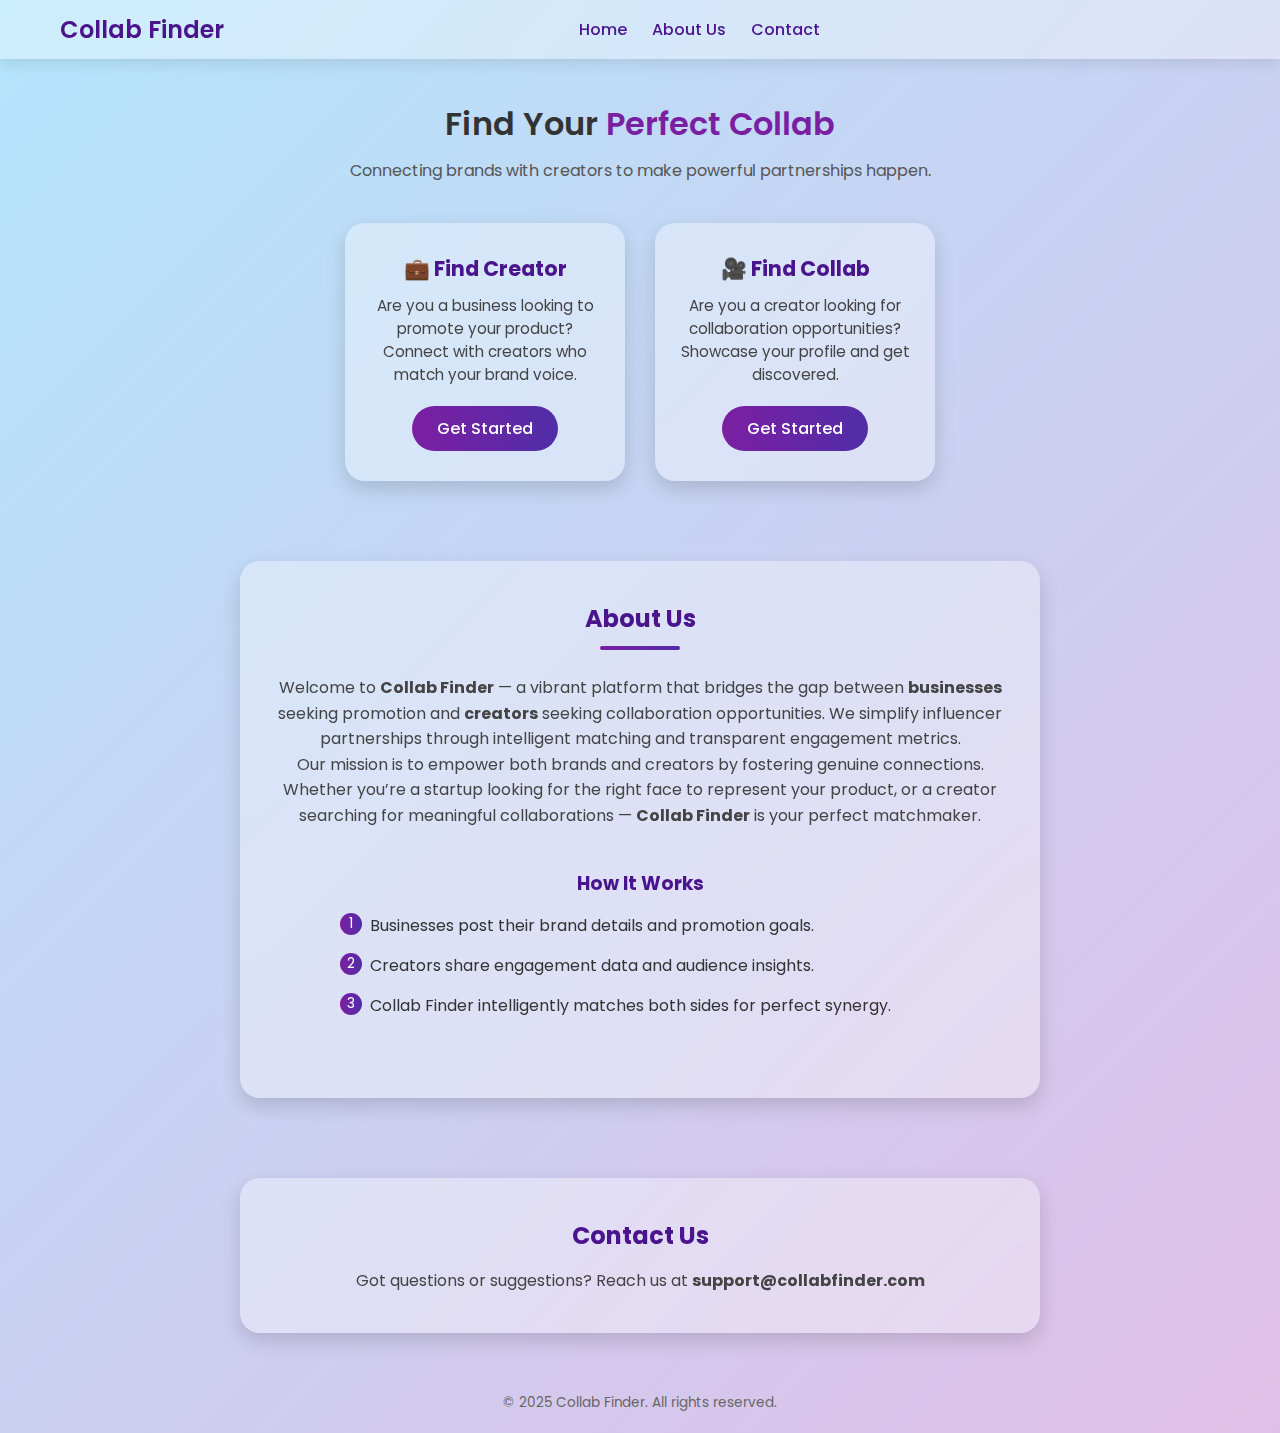
<file: Nov 12th/Tasks/index.html>
<!DOCTYPE html>
<html lang="en">
<head>
  <meta charset="UTF-8" />
  <meta name="viewport" content="width=device-width, initial-scale=1.0" />
  <title>Collab Finder</title>
  <link rel="stylesheet" href="style.css" />
  <link href="https://fonts.googleapis.com/css2?family=Poppins:wght@400;500;600&display=swap" rel="stylesheet" />
  <!-- ✅ Font Awesome (Updated CDN) -->
  <link
    rel="stylesheet"
    href="https://cdnjs.cloudflare.com/ajax/libs/font-awesome/6.5.0/css/all.min.css"
    integrity="sha512-4p1I7AjDNoGZwpc9W3utxjD3xW8QvO0ka6d7+KysZqMavXn8UqIqJxy0bNOL4h8fu4y9J1s4Cbo8v4l0wYqK0A=="
    crossorigin="anonymous"
    referrerpolicy="no-referrer"
  />
</head>
<body>
  <!-- ===== Navbar ===== -->
  <nav class="navbar">
    <div class="nav-left">
      <h1 class="nav-logo">Collab Finder</h1>
    </div>

    <div class="nav-center">
      <a href="#home" class="nav-link">Home</a>
      <a href="#about" class="nav-link">About Us</a>
      <a href="#contact" class="nav-link">Contact</a>
    </div>

    <div class="nav-right">
      <a href="#" title="Instagram"><i class="fab fa-instagram"></i></a>
      <a href="#" title="YouTube"><i class="fab fa-youtube"></i></a>
      <a href="#" title="LinkedIn"><i class="fab fa-linkedin"></i></a>
    </div>
  </nav>

  <!-- ===== Main Section ===== -->
  <div class="container" id="home">
    <section class="hero">
      <h2>Find Your <span>Perfect Collab</span></h2>
      <p>Connecting brands with creators to make powerful partnerships happen.</p>

      <div class="card-container">
        <div class="card">
          <h3>💼 Find Creator</h3>
          <p>Are you a business looking to promote your product? Connect with creators who match your brand voice.</p>
          <a href="find_creator.html" class="btn">Get Started</a>
        </div>

        <div class="card">
          <h3>🎥 Find Collab</h3>
          <p>Are you a creator looking for collaboration opportunities? Showcase your profile and get discovered.</p>
          <a href="find_collab.html" class="btn">Get Started</a>
        </div>
      </div>
    </section>

    <!-- ===== About Us Section ===== -->
    <section id="about" class="about">
  <h2>About Us</h2>
  <p>
    Welcome to <strong>Collab Finder</strong> — a vibrant platform that bridges the gap between
    <b>businesses</b> seeking promotion and <b>creators</b> seeking collaboration opportunities.
    We simplify influencer partnerships through intelligent matching and transparent engagement metrics.
  </p>

  <p>
    Our mission is to empower both brands and creators by fostering genuine connections.
    Whether you’re a startup looking for the right face to represent your product,
    or a creator searching for meaningful collaborations — <b>Collab Finder</b> is your perfect matchmaker.
  </p>

  <div class="how-it-works">
    <h3>How It Works</h3>
    <ol>
      <li> Businesses post their brand details and promotion goals.</li>
      <li> Creators share engagement data and audience insights.</li>
      <li> Collab Finder intelligently matches both sides for perfect synergy.</li>
    </ol>
  </div>
</section>


    <!-- ===== Contact Section ===== -->
    <section class="contact" id="contact">
      <h2>Contact Us</h2>
      <p>
        Got questions or suggestions? Reach us at
        <strong>support@collabfinder.com</strong>
      </p>
    </section>

    <footer>
      <p>© 2025 Collab Finder. All rights reserved.</p>
    </footer>
  </div>

  <!-- ===== Smooth Scroll Script ===== -->
  <script>
    document.querySelectorAll(".nav-link").forEach((link) => {
      link.addEventListener("click", function (e) {
        if (this.getAttribute("href").startsWith("#")) {
          e.preventDefault();
          const target = document.querySelector(this.getAttribute("href"));
          target.scrollIntoView({ behavior: "smooth" });
        }
      });
    });
  </script>
</body>
</html>
</file>
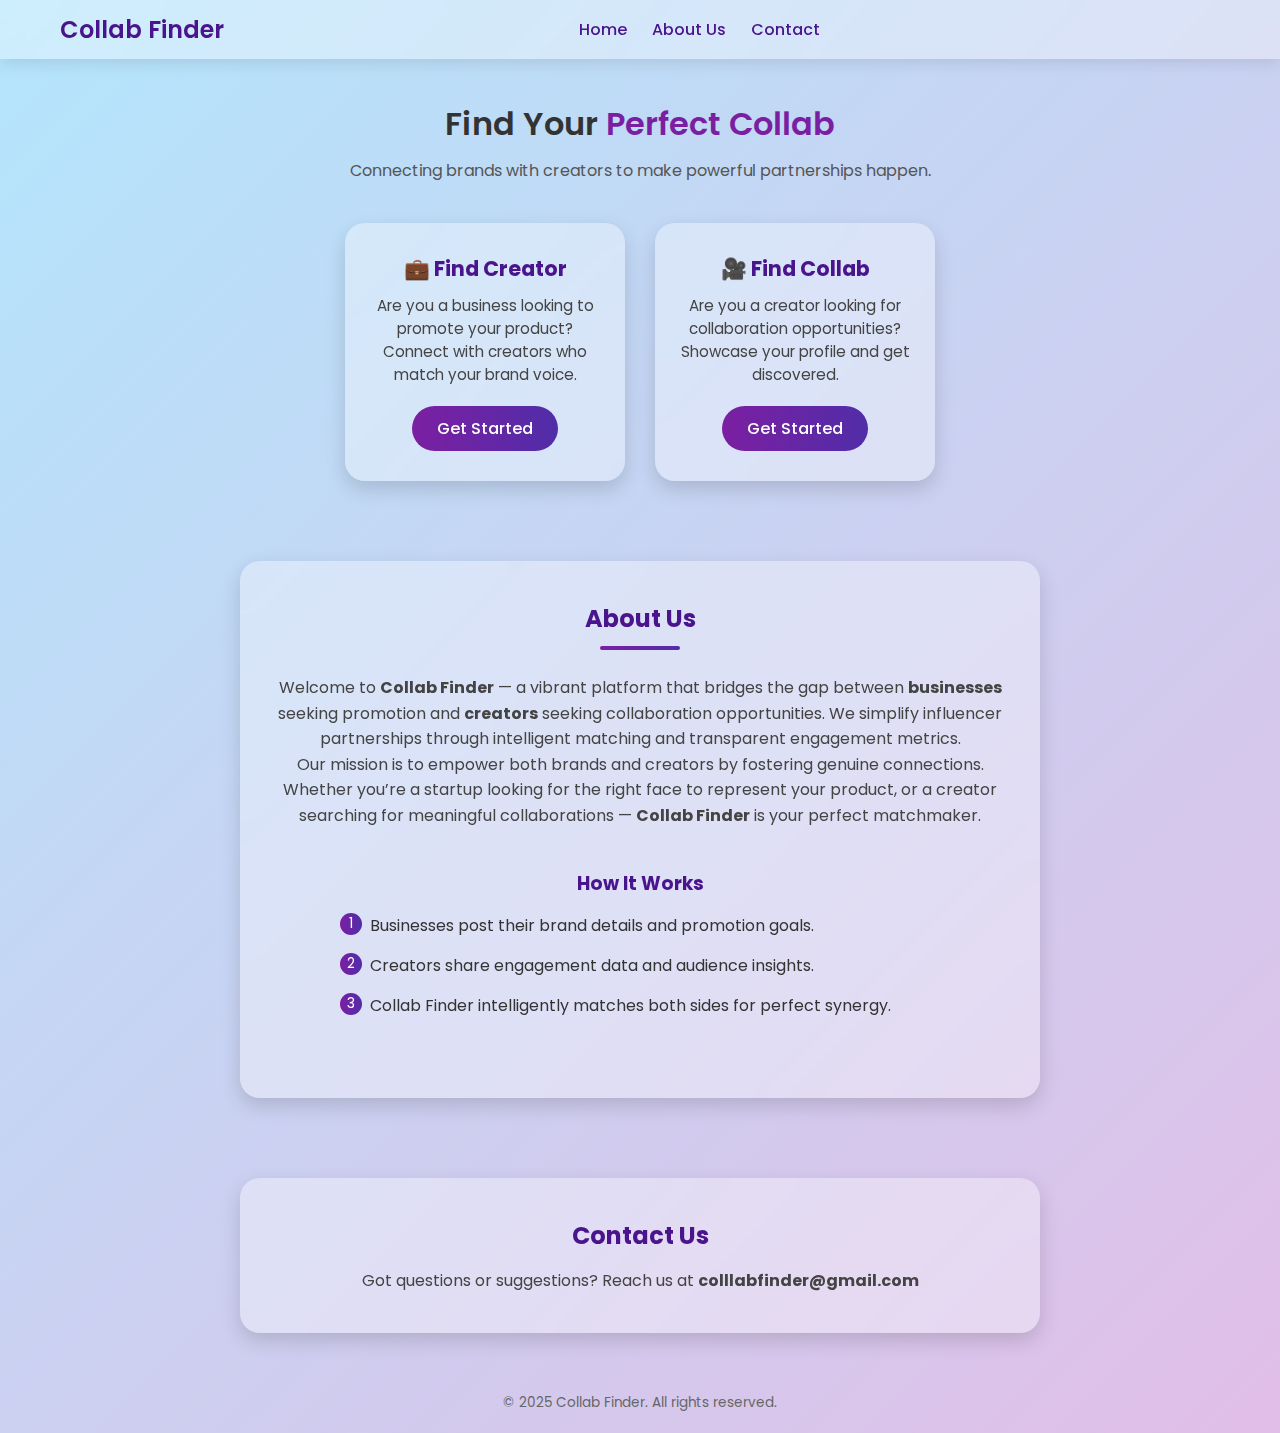
<file: Nov 14th/Project/index.html>
<!DOCTYPE html>
<html lang="en">
<head>
  <meta charset="UTF-8" />
  <meta name="viewport" content="width=device-width, initial-scale=1.0" />
  <title>Collab Finder</title>
  <link rel="stylesheet" href="style.css" />
  <link href="https://fonts.googleapis.com/css2?family=Poppins:wght@400;500;600&display=swap" rel="stylesheet" />
  <!-- ✅ Font Awesome (Updated CDN) -->
  <link
    rel="stylesheet"
    href="https://cdnjs.cloudflare.com/ajax/libs/font-awesome/6.5.0/css/all.min.css"
    integrity="sha512-4p1I7AjDNoGZwpc9W3utxjD3xW8QvO0ka6d7+KysZqMavXn8UqIqJxy0bNOL4h8fu4y9J1s4Cbo8v4l0wYqK0A=="
    crossorigin="anonymous"
    referrerpolicy="no-referrer"
  />
</head>
<div id="loadingOverlay">
  <div class="spinner"></div>
</div>

<script>
function showLoading() {
  document.getElementById("loadingOverlay").style.display = "flex";
}
function hideLoading() {
  document.getElementById("loadingOverlay").style.display = "none";
}
</script>

<body>
  <!-- ===== Navbar ===== -->
  <nav class="navbar">
    <div class="nav-left">
      <h1 class="nav-logo">Collab Finder</h1>
    </div>

    <div class="nav-center">
      <a href="#home" class="nav-link">Home</a>
      <a href="#about" class="nav-link">About Us</a>
      <a href="#contact" class="nav-link">Contact</a>
    </div>

    <div class="nav-right">
      <a href="#" title="Instagram"><i class="fab fa-instagram"></i></a>
      <a href="#" title="YouTube"><i class="fab fa-youtube"></i></a>
      <a href="#" title="LinkedIn"><i class="fab fa-linkedin"></i></a>
    </div>
  </nav>

  <!-- ===== Main Section ===== -->
  <div class="container" id="home">
    <section class="hero">
      <h2>Find Your <span>Perfect Collab</span></h2>
      <p>Connecting brands with creators to make powerful partnerships happen.</p>

      <div class="card-container">
        <div class="card">
          <h3>💼 Find Creator</h3>
          <p>Are you a business looking to promote your product? Connect with creators who match your brand voice.</p>
          <a href="find_creator.html" class="btn">Get Started</a>
        </div>

        <div class="card">
          <h3>🎥 Find Collab</h3>
          <p>Are you a creator looking for collaboration opportunities? Showcase your profile and get discovered.</p>
          <a href="find_collab.html" class="btn">Get Started</a>
        </div>
      </div>
    </section>

    <!-- ===== About Us Section ===== -->
    <section id="about" class="about">
  <h2>About Us</h2>
  <p>
    Welcome to <strong>Collab Finder</strong> — a vibrant platform that bridges the gap between
    <b>businesses</b> seeking promotion and <b>creators</b> seeking collaboration opportunities.
    We simplify influencer partnerships through intelligent matching and transparent engagement metrics.
  </p>

  <p>
    Our mission is to empower both brands and creators by fostering genuine connections.
    Whether you’re a startup looking for the right face to represent your product,
    or a creator searching for meaningful collaborations — <b>Collab Finder</b> is your perfect matchmaker.
  </p>

  <div class="how-it-works">
    <h3>How It Works</h3>
    <ol>
      <li> Businesses post their brand details and promotion goals.</li>
      <li> Creators share engagement data and audience insights.</li>
      <li> Collab Finder intelligently matches both sides for perfect synergy.</li>
    </ol>
  </div>
</section>


    <!-- ===== Contact Section ===== -->
    <section class="contact" id="contact">
      <h2>Contact Us</h2>
      <p>
        Got questions or suggestions? Reach us at
        <strong>colllabfinder@gmail.com</strong>
      </p>
    </section>

    <footer>
      <p>© 2025 Collab Finder. All rights reserved.</p>
    </footer>
  </div>

  <!-- ===== Smooth Scroll Script ===== -->
  <script>
    document.querySelectorAll(".nav-link").forEach((link) => {
      link.addEventListener("click", function (e) {
        if (this.getAttribute("href").startsWith("#")) {
          e.preventDefault();
          const target = document.querySelector(this.getAttribute("href"));
          target.scrollIntoView({ behavior: "smooth" });
        }
      });
    });
  </script>
</body>
</html>
</file>
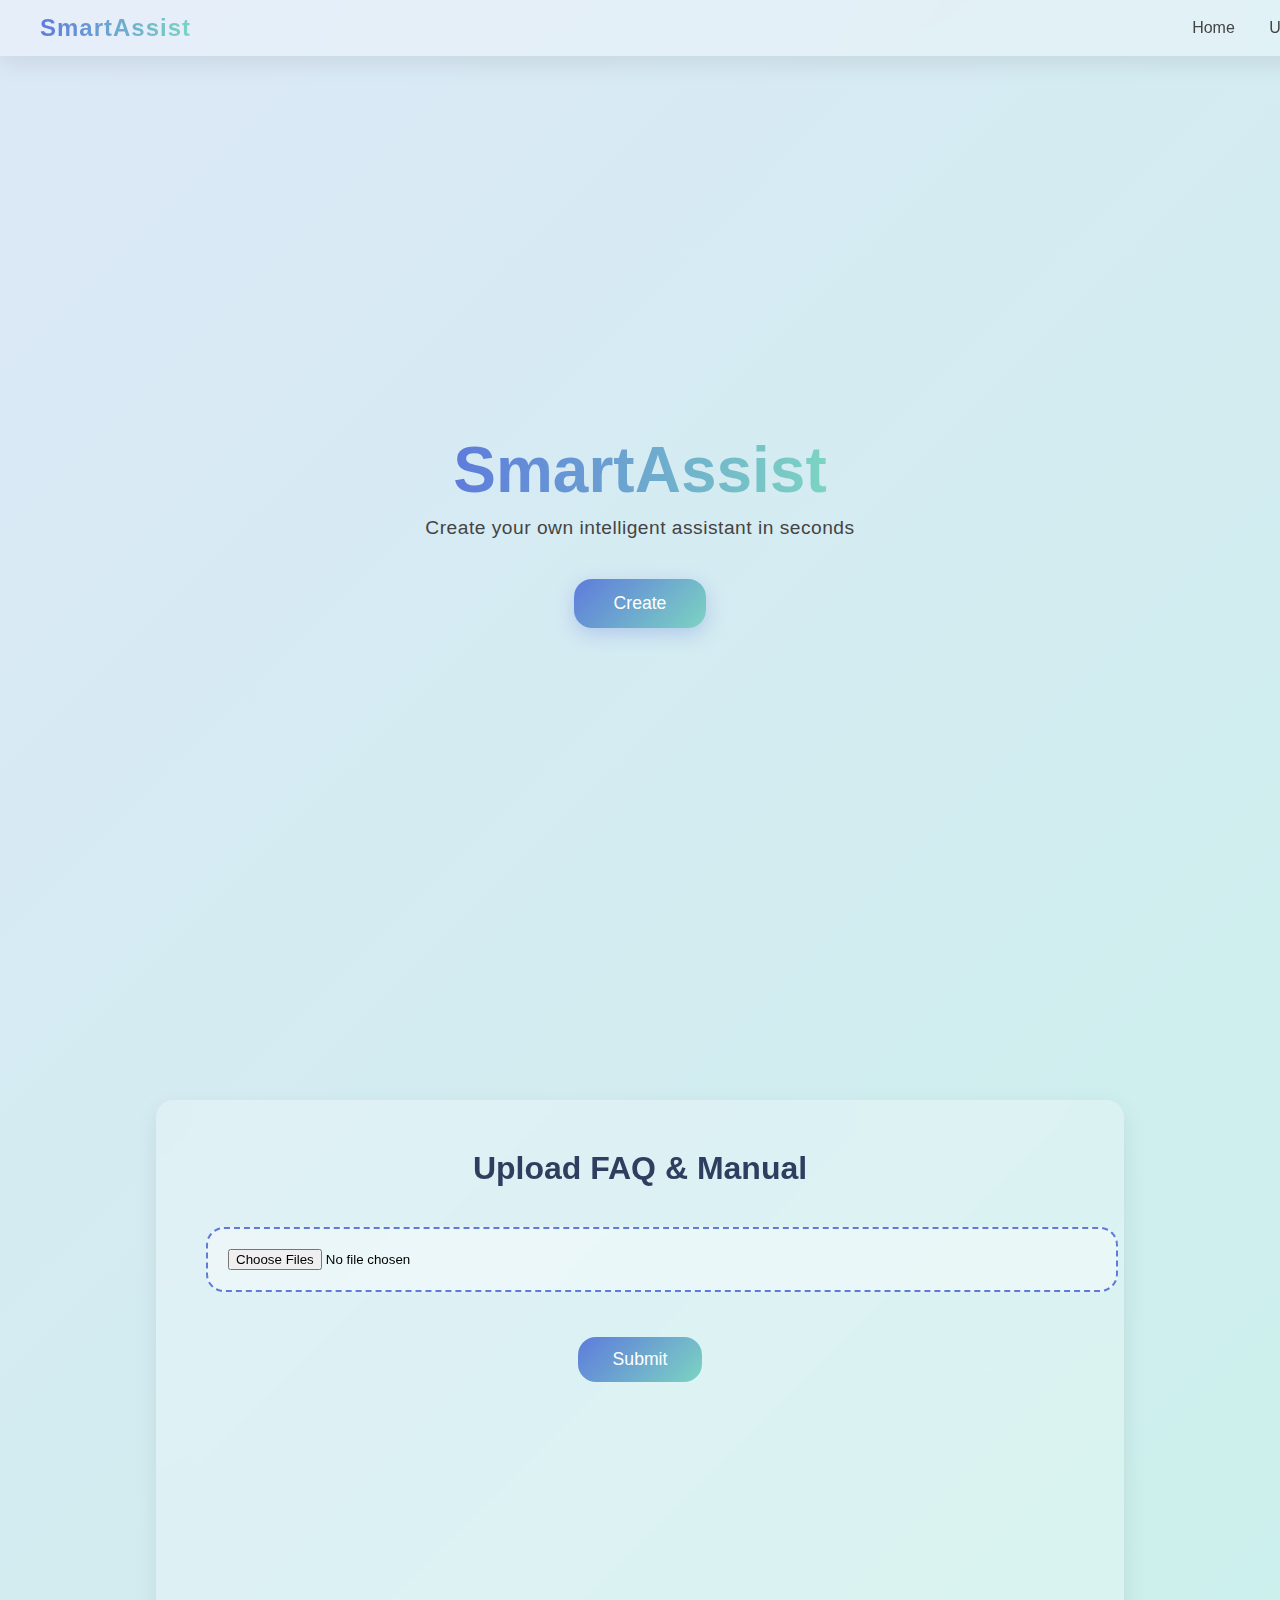
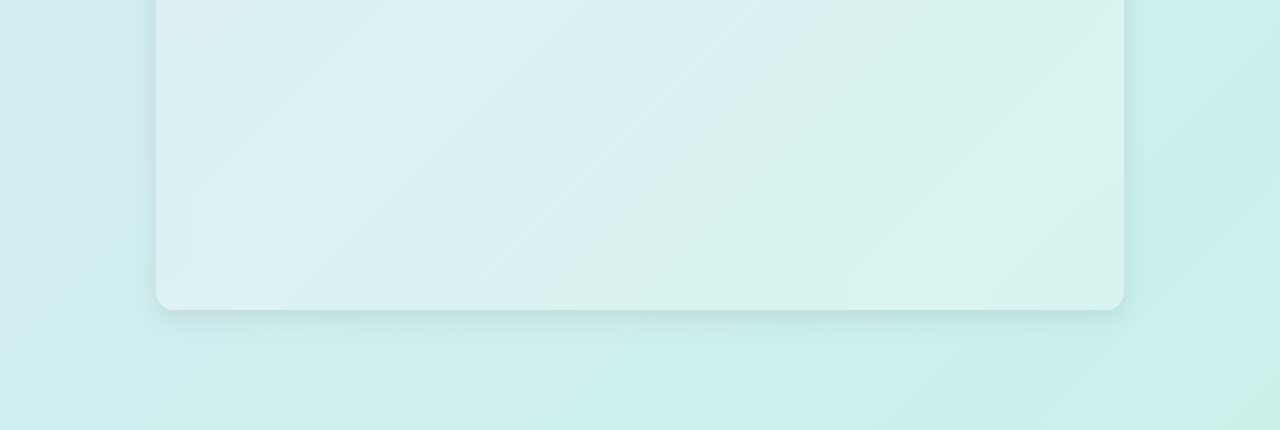
<file: Nov 17th-19th/FinalProject/Frontend/index.html>
<!DOCTYPE html>
<html lang="en">
<head>
    <meta charset="UTF-8">
    <title>SmartAssist</title>
    <meta name="viewport" content="width=device-width, initial-scale=1.0">
    <link rel="stylesheet" href="styles.css">
</head>

<body>

<!-- NAVBAR -->
<nav>
    <div class="logo">SmartAssist</div>
    <div>
        <a href="#home">Home</a>
        <a href="#upload">Upload</a>
    </div>
</nav>

<!-- BLUR OVERLAY -->
<div id="blurOverlay">
    <div class="loader"></div>
</div>

<!-- TOAST -->
<div id="toast"></div>

<!-- HERO -->
<section class="hero" id="home">
    <h1 class="title">SmartAssist</h1>
    <p class="tagline">Create your own intelligent assistant in seconds </p>

    <button class="btn-main" onclick="scrollToUpload()">
        Create
    </button>
</section>

<!-- UPLOAD SECTION -->
<section class="upload-section" id="upload">
    <div class="upload-box">

        <h2>Upload FAQ & Manual </h2>

        <input type="file" id="uploadFiles" class="file-input" multiple>

        <button id="submitBtn" onclick="uploadDocs()">Submit</button>

        <p id="response" class="response"></p>

    </div>
</section>


<script>

// ---------- TOAST ----------
function showToast(msg, type="success") {
    const toast = document.getElementById("toast");
    toast.innerText = msg;

    if (type === "error") {
        toast.style.background = "linear-gradient(135deg, #ff6b6b, #ff8e8e)";
    } else {
        toast.style.background = "linear-gradient(135deg, var(--accent1), var(--accent2))";
    }

    toast.classList.add("show");

    setTimeout(() => {
        toast.classList.remove("show");
    }, 3000);
}

// Scroll
function scrollToUpload(){
    document.getElementById("upload").scrollIntoView({ behavior: "smooth" });
}


// ---------- UPLOAD DOCS + REDIRECT ----------
async function uploadDocs() {
    const files = document.getElementById("uploadFiles").files;
    if (!files.length) {
        showToast("Please upload a file!", "error");
        return;
    }

    const formData = new FormData();
    for (let file of files) {
        formData.append("files", file);
    }

    // show blur overlay + loader
    document.getElementById("blurOverlay").style.display = "flex";

    try {
        const res = await fetch("http://172.10.2.13:8000/upload_docs", {
            method: "POST",
            body: formData
        });

        const data = await res.json();

        // hide blur overlay
        document.getElementById("blurOverlay").style.display = "none";

        if (data.success) {
            showToast("Files uploaded successfully!");

            // 🔥 redirect to chatbot
            setTimeout(() => {
                window.location.href = "chat.html";
            }, 1200);

        } else {
            showToast("Upload failed!", "error");
        }
    }

    catch (e) {
        document.getElementById("blurOverlay").style.display = "none";
        showToast("Server error!", "error");
    }
}

</script>

</body>
</html>
</file>
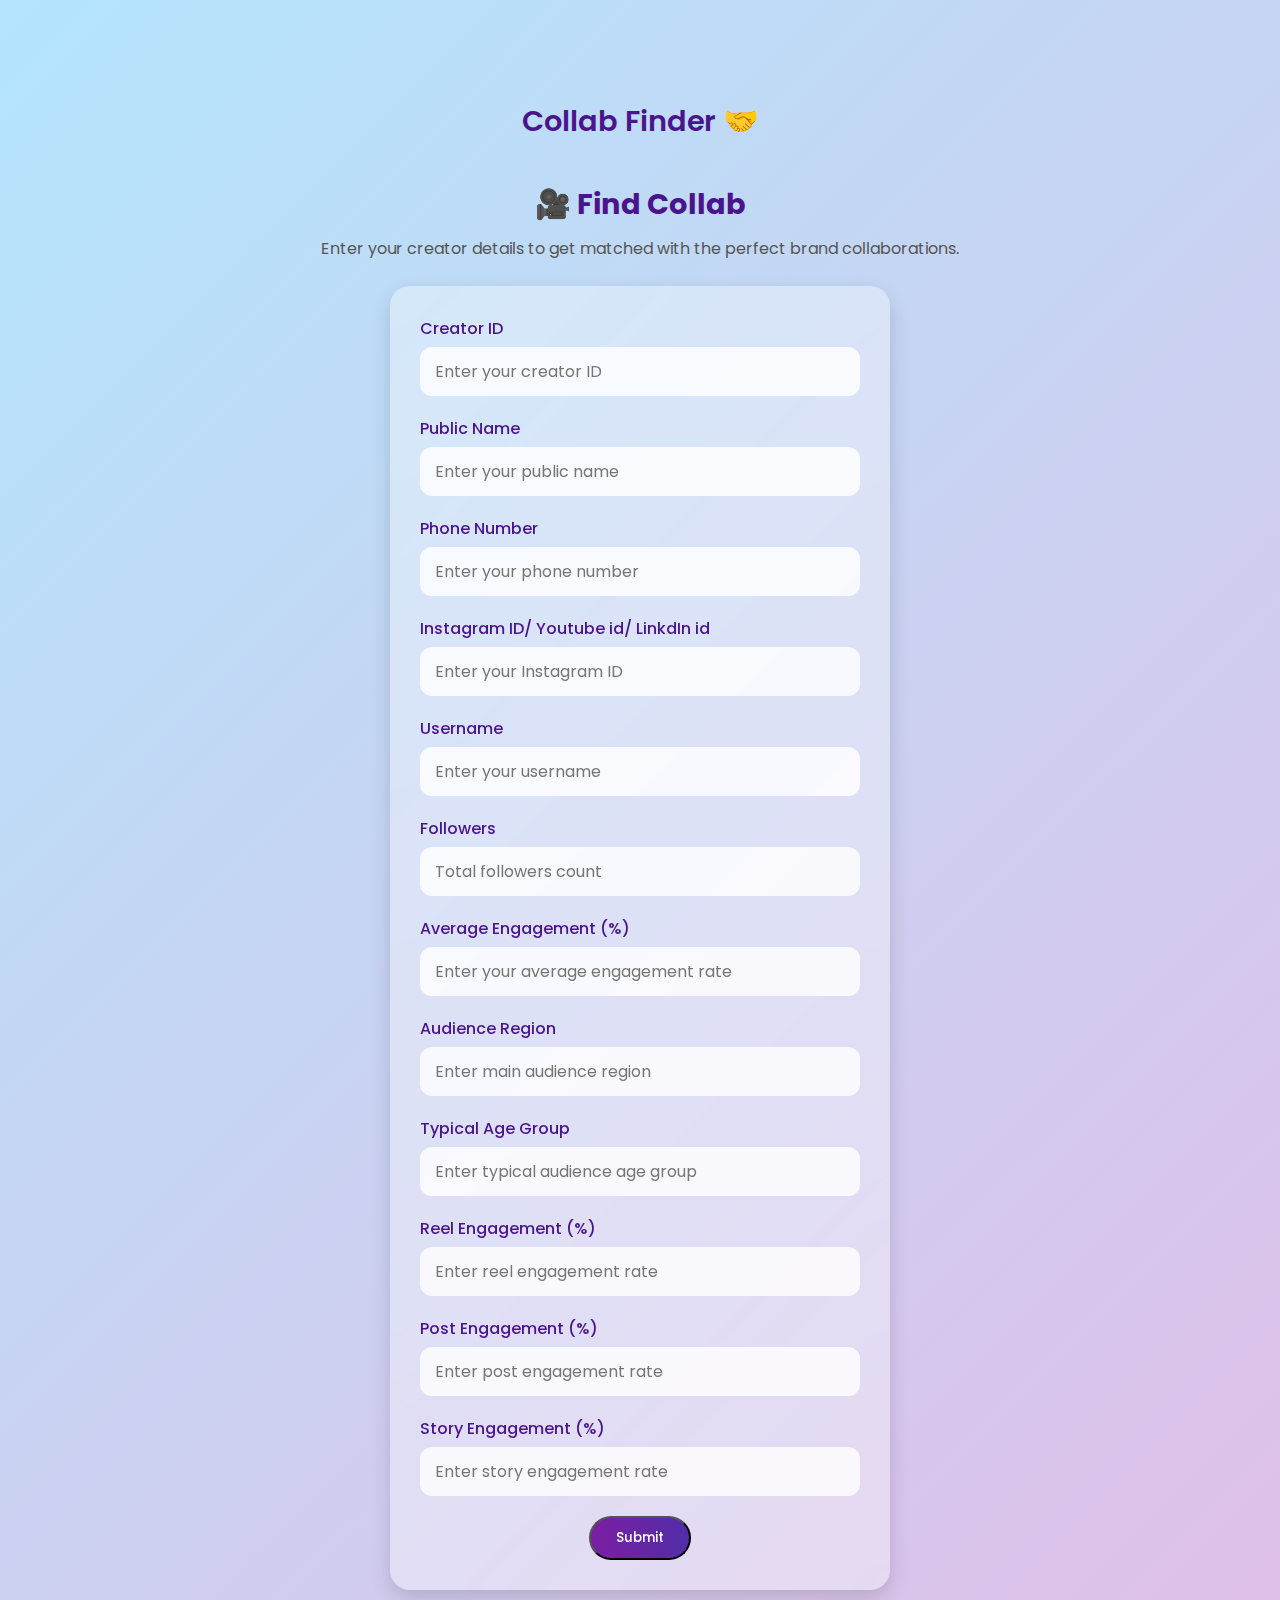
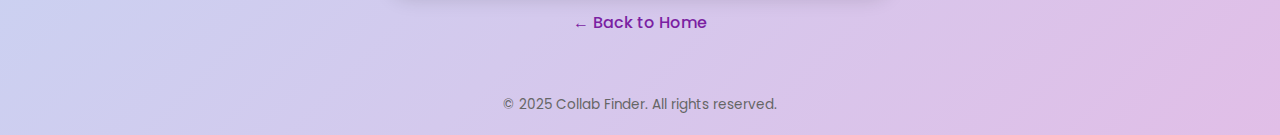
<file: Nov 12th/Tasks/find_collab.html>
<!DOCTYPE html>
<html lang="en">
<head>
    <meta charset="UTF-8">
    <meta name="viewport" content="width=device-width, initial-scale=1.0">
    <title>Find Collab | Collab Finder 🤝</title>
    <link rel="stylesheet" href="style.css">
    <link href="https://fonts.googleapis.com/css2?family=Poppins:wght@400;600&display=swap" rel="stylesheet">
</head>
<body>
    <div class="container">
        <nav>
            <h1 class="logo">Collab Finder 🤝</h1>
        </nav>

        <div class="form-section">
            <h2>🎥 Find Collab</h2>
            <p>Enter your creator details to get matched with the perfect brand collaborations.</p>

            <form id="collabForm" class="form-card">
                <div class="input-group">
                    <label for="creatorId">Creator ID</label>
                    <input type="text" id="creatorId" name="creatorId" placeholder="Enter your creator ID" required>
                </div>

                <div class="input-group">
                    <label for="publicName">Public Name</label>
                    <input type="text" id="publicName" name="publicName" placeholder="Enter your public name" required>
                </div>

                <div class="input-group">
                    <label for="phone">Phone Number</label>
                    <input type="tel" id="phone" name="phone" placeholder="Enter your phone number" required>
                </div>

                <div class="input-group">
                    <label for="instaId">Instagram ID/ Youtube id/ LinkdIn id</label>
                    <input type="text" id="instaId" name="instaId" placeholder="Enter your Instagram ID" required>
                </div>

                <div class="input-group">
                    <label for="username">Username</label>
                    <input type="text" id="username" name="username" placeholder="Enter your username" required>
                </div>

                <div class="input-group">
                    <label for="followers">Followers</label>
                    <input type="number" id="followers" name="followers" placeholder="Total followers count" required>
                </div>

                <div class="input-group">
                    <label for="engagement">Average Engagement (%)</label>
                    <input type="number" id="engagement" name="engagement" placeholder="Enter your average engagement rate" required>
                </div>

                <div class="input-group">
                    <label for="region">Audience Region</label>
                    <input type="text" id="region" name="region" placeholder="Enter main audience region" required>
                </div>

                <div class="input-group">
                    <label for="ageGroup">Typical Age Group</label>
                    <input type="text" id="ageGroup" name="ageGroup" placeholder="Enter typical audience age group" required>
                </div>

                <div class="input-group">
                    <label for="reelEngagement">Reel Engagement (%)</label>
                    <input type="number" id="reelEngagement" name="reelEngagement" placeholder="Enter reel engagement rate" required>
                </div>

                <div class="input-group">
                    <label for="postEngagement">Post Engagement (%)</label>
                    <input type="number" id="postEngagement" name="postEngagement" placeholder="Enter post engagement rate" required>
                </div>

                <div class="input-group">
                    <label for="storyEngagement">Story Engagement (%)</label>
                    <input type="number" id="storyEngagement" name="storyEngagement" placeholder="Enter story engagement rate" required>
                </div>

                <button type="submit" class="btn">Submit</button>
            </form>

            <div id="successMsg" class="success hidden">✅ Form submitted successfully!</div>

            <a href="index.html" class="back-link">← Back to Home</a>
        </div>

        <footer>
            <p>© 2025 Collab Finder. All rights reserved.</p>
        </footer>
    </div>

    <script>
        const form = document.getElementById('collabForm');
        const msg = document.getElementById('successMsg');

        form.addEventListener('submit', e => {
            e.preventDefault();
            msg.classList.remove('hidden');
            form.reset();
        });
    </script>
</body>
</html>
</file>
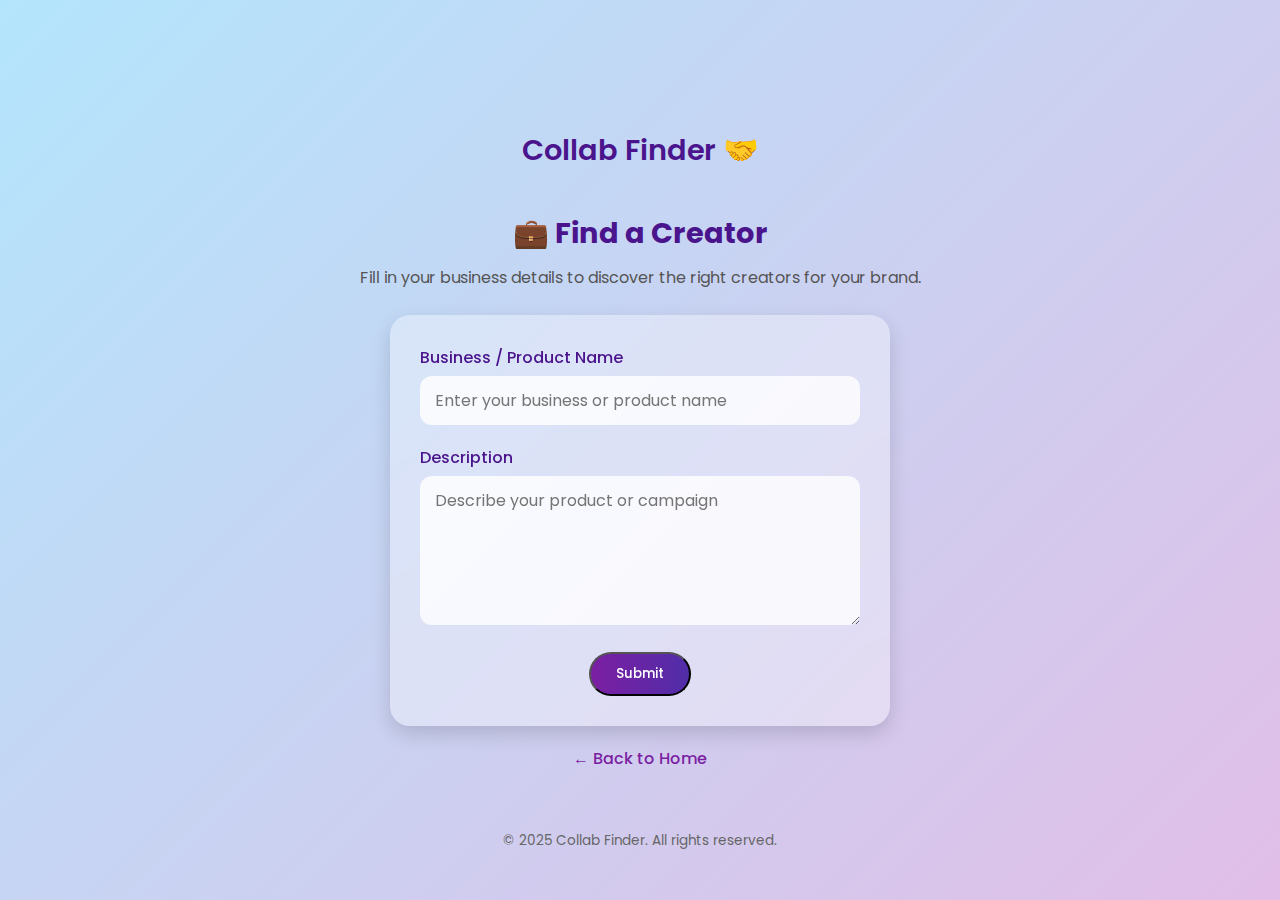
<file: Nov 12th/Tasks/find_creator.html>
<!DOCTYPE html>
<html lang="en">
<head>
    <meta charset="UTF-8">
    <meta name="viewport" content="width=device-width, initial-scale=1.0">
    <title>Find Creator | Collab Finder 🤝</title>
    <link rel="stylesheet" href="style.css">
    <link href="https://fonts.googleapis.com/css2?family=Poppins:wght@400;600&display=swap" rel="stylesheet">
</head>
<body>
    <div class="container">
        <nav>
            <h1 class="logo">Collab Finder 🤝</h1>
        </nav>

        <div class="form-section">
            <h2>💼 Find a Creator</h2>
            <p>Fill in your business details to discover the right creators for your brand.</p>

            <form id="creatorForm" class="form-card">
                <div class="input-group">
                    <label for="businessName">Business / Product Name</label>
                    <input type="text" id="businessName" name="businessName" placeholder="Enter your business or product name" required>
                </div>

                <div class="input-group">
                    <label for="description">Description</label>
                    <textarea id="description" name="description" rows="5" placeholder="Describe your product or campaign" required></textarea>
                </div>

                <button type="submit" class="btn">Submit</button>
            </form>

            <div id="successMsg" class="success hidden">✅ Form submitted successfully!</div>

            <a href="index.html" class="back-link">← Back to Home</a>
        </div>

        <footer>
            <p>© 2025 Collab Finder. All rights reserved.</p>
        </footer>
    </div>

    <script>
        const form = document.getElementById('creatorForm');
        const msg = document.getElementById('successMsg');

        form.addEventListener('submit', e => {
            e.preventDefault();
            msg.classList.remove('hidden');
            form.reset();
        });
    </script>
</body>
</html>
</file>
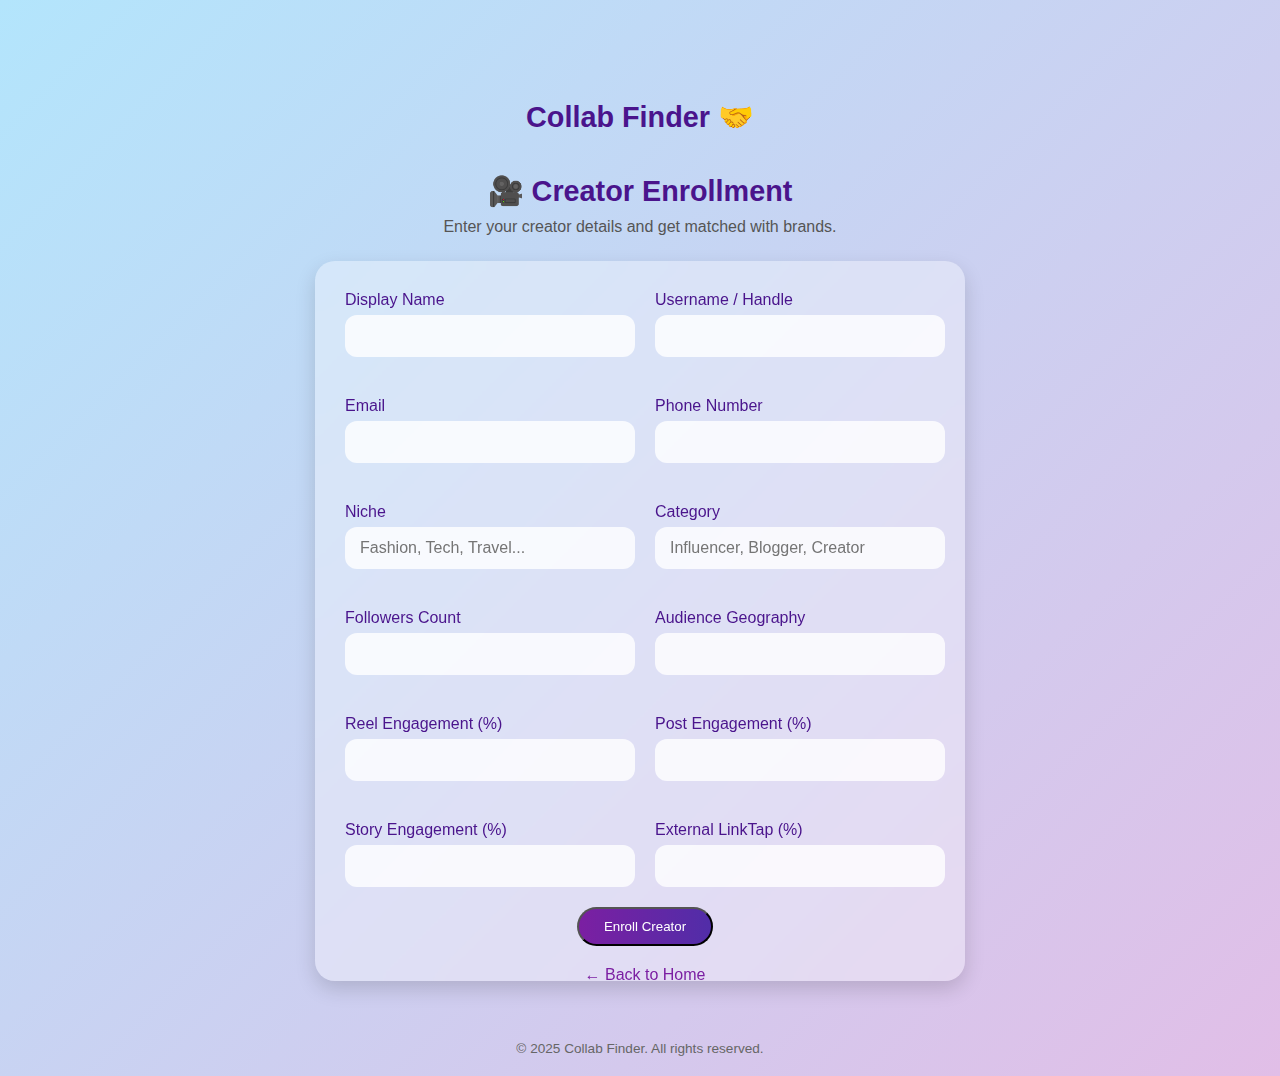
<file: Nov 14th/Project/find_collab.html>
<!DOCTYPE html>
<html lang="en">
<head>
    <meta charset="UTF-8">
    <meta name="viewport" content="width=device-width, initial-scale=1.0">
    <title>Find Collab | Collab Finder 🤝</title>
    <link rel="stylesheet" href="style.css">
</head>
<body>

    <div class="container">
        <nav>
            <h1 class="logo">Collab Finder 🤝</h1>
        </nav>

        <div class="form-section">
            <h2>🎥 Creator Enrollment</h2>
            <p>Enter your creator details and get matched with brands.</p>

            <div class="form-card long-form">
                <form id="collabForm">

                    <div class="form-grid">

                        <div class="input-group">
                            <label>Display Name</label>
                            <input type="text" id="display_name" required>
                        </div>

                        <div class="input-group">
                            <label>Username / Handle</label>
                            <input type="text" id="user_name" required>
                        </div>

                        <div class="input-group">
                            <label>Email</label>
                            <input type="email" id="email" required>
                        </div>

                        <div class="input-group">
                            <label>Phone Number</label>
                            <input type="text" id="phone_number" required>
                        </div>

                        <div class="input-group">
                            <label>Niche</label>
                            <input type="text" id="niches" placeholder="Fashion, Tech, Travel..." required>
                        </div>

                        <div class="input-group">
                            <label>Category</label>
                            <input type="text" id="category" placeholder="Influencer, Blogger, Creator" required>
                        </div>

                        <div class="input-group">
                            <label>Followers Count</label>
                            <input type="number" id="followers_count" required>
                        </div>

                        <div class="input-group">
                            <label>Audience Geography</label>
                            <input type="text" id="audience_geography" required>
                        </div>

                        <div class="input-group">
                            <label>Reel Engagement (%)</label>
                            <input type="number" id="reel_engagement" step="0.01" required>
                        </div>

                        <div class="input-group">
                            <label>Post Engagement (%)</label>
                            <input type="number" id="post_engagement" step="0.01" required>
                        </div>

                        <div class="input-group">
                            <label>Story Engagement (%)</label>
                            <input type="number" id="story_engagement" step="0.01" required>
                        </div>

                        <div class="input-group">
                            <label>External LinkTap (%)</label>
                            <input type="number" id="external_linktap" step="0.01" required>
                        </div>

                    </div>

                    <button type="submit" class="btn">Enroll Creator</button>

                </form>

                <p id="successMsg" class="success hidden"></p>
                <p id="errorMsg" class="success" style="color:red; display:none;"></p>

                <a href="index.html" class="back-link">← Back to Home</a>
            </div>
        </div>

        <footer>
            <p>© 2025 Collab Finder. All rights reserved.</p>
        </footer>
    </div>

<script>
    const BASE_URL = "http://172.10.2.13:8000";

    document.getElementById("collabForm").addEventListener("submit", async (e) => {
        e.preventDefault();

        const payload = {
            display_name: document.getElementById("display_name").value,
            user_name: document.getElementById("user_name").value,
            email: document.getElementById("email").value,
            phone_number: document.getElementById("phone_number").value,
            niches: document.getElementById("niches").value,
            category: document.getElementById("category").value,
            followers_count: parseInt(document.getElementById("followers_count").value),
            audience_geography: document.getElementById("audience_geography").value,
            reel_engagement: parseFloat(document.getElementById("reel_engagement").value),
            post_engagement: parseFloat(document.getElementById("post_engagement").value),
            story_engagement: parseFloat(document.getElementById("story_engagement").value),
            external_linktap: parseFloat(document.getElementById("external_linktap").value)
        };

        try {
            const res = await fetch(`${BASE_URL}/enroll_creator`, {
                method: "POST",
                headers: { "Content-Type": "application/json" },
                body: JSON.stringify(payload)
            });

            const data = await res.json();

            if (!res.ok) throw data;

            document.getElementById("successMsg").textContent =
              "🎉 Creator enrolled successfully!";
            document.getElementById("successMsg").classList.remove("hidden");

        } catch(err) {
            document.getElementById("errorMsg").textContent =
              "❌ Error enrolling creator!";
            document.getElementById("errorMsg").style.display = "block";
        }
    });
</script>

</body>
</html>
</file>
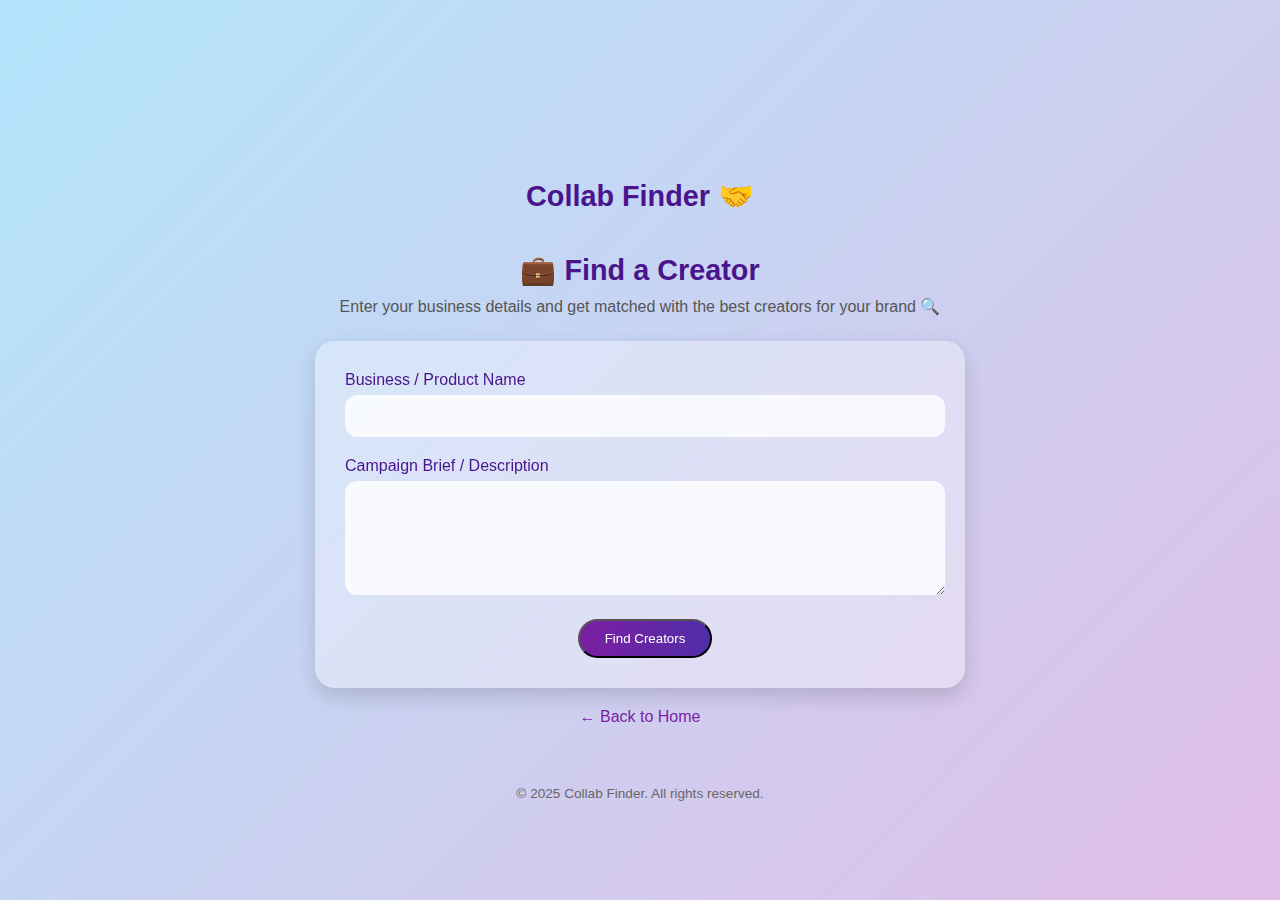
<file: Nov 14th/Project/find_creator.html>
<!DOCTYPE html>
<html lang="en">
<head>
  <meta charset="utf-8" />
  <meta name="viewport" content="width=device-width,initial-scale=1" />
  <title>Find Creator | Collab Finder 🤝</title>
  <link rel="stylesheet" href="style.css" />
</head>
<body>

<div class="container">
  <nav>
    <h1 class="logo">Collab Finder 🤝</h1>
  </nav>

  <div class="form-section">
    <h2>💼 Find a Creator</h2>
    <p>Enter your business details and get matched with the best creators for your brand 🔍</p>

    <div class="form-card long-form">
      <form id="findCreatorForm">
        <div class="input-group">
          <label>Business / Product Name</label>
          <input type="text" id="brand_name" required />
        </div>

        <div class="input-group">
          <label>Campaign Brief / Description</label>
          <textarea id="brief" rows="5" required></textarea>
        </div>

        <button type="submit" class="btn">Find Creators</button>
      </form>

      <p id="errorMsg" class="success" style="color:red; display:none;"></p>
    </div>

    <a href="index.html" class="back-link">← Back to Home</a>
  </div>

  <footer>
    <p>© 2025 Collab Finder. All rights reserved.</p>
  </footer>
</div>

<script>
  // Save form data and redirect to results page
  document.getElementById('findCreatorForm').addEventListener('submit', (e) => {
    e.preventDefault();
    const brand = document.getElementById('brand_name').value.trim();
    const brief = document.getElementById('brief').value.trim();

    if (!brand || !brief) {
      const em = document.getElementById('errorMsg');
      em.textContent = 'Please fill both fields.';
      em.style.display = 'block';
      return;
    }

    // store into localStorage and navigate
    localStorage.setItem('fc_brand_name', brand);
    localStorage.setItem('fc_brief', brief);
    // go to results page
    window.location.href = 'top_creators.html';
  });
</script>

</body>
</html>
</file>
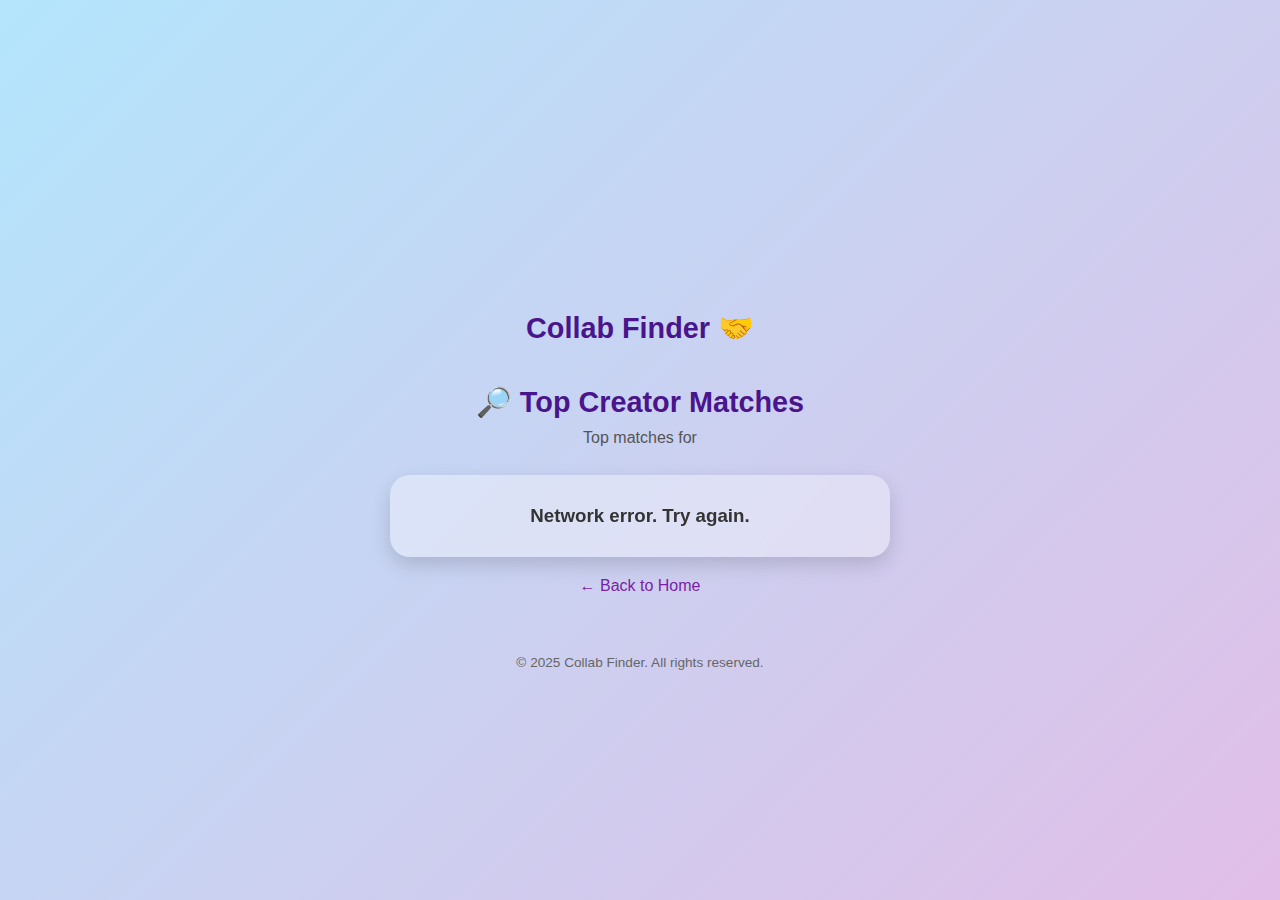
<file: Nov 14th/Project/top_creators.html>
<!DOCTYPE html>
<html lang="en">
<head>
  <meta charset="utf-8" />
  <meta name="viewport" content="width=device-width,initial-scale=1" />
  <title>Top Creators | Collab Finder 🤝</title>
  <link rel="stylesheet" href="style.css" />
</head>
<!-- TOAST NOTIFICATION -->
<div id="toast"
     style="
       position: fixed;
       bottom: 30px;
       right: 30px;
       padding: 14px 22px;
       background: linear-gradient(135deg, #7b1fa2, #512da8);
       color: white;
       border-radius: 12px;
       font-size: 0.95rem;
       font-weight: 500;
       box-shadow: 0 6px 18px rgba(0,0,0,0.2);
       display: none;
       opacity: 0;
       transition: opacity .4s ease, transform .4s ease;
       transform: translateY(20px);
       z-index: 999999;
     ">
</div>

<body>

<!-- LOADING OVERLAY -->
<div id="loadingOverlay" style="display:none; position:fixed; inset:0; background:rgba(255,255,255,0.4); backdrop-filter:blur(6px); justify-content:center; align-items:center; z-index:9999;">
  <div class="spinner"></div>
</div>

<div class="container">
  <nav>
    <h1 class="logo">Collab Finder 🤝</h1>
  </nav>

  <div class="form-section">
    <h2>🔎 Top Creator Matches</h2>
    <p id="summaryText">Loading matches...</p>

    <div id="results" style="margin-top:28px;"></div>

    <a href="index.html" class="back-link" style="margin-top:20px;">← Back to Home</a>
  </div>

  <footer>
    <p>© 2025 Collab Finder. All rights reserved.</p>
  </footer>
</div>

<!-- MODAL -->
<div id="creatorModal"
     style="display:none; position:fixed; inset:0; background:rgba(0,0,0,0.45);
            backdrop-filter:blur(5px); justify-content:center; align-items:center;
            z-index:99999; padding:20px;">
  <div class="form-card" id="modalContent" style="max-width:520px; text-align:left;"></div>
</div>

<script>
 function showToast(message, success = true) {
  const toast = document.getElementById("toast");
  toast.innerHTML = message;

  toast.style.background = success
    ? "linear-gradient(135deg, #7b1fa2, #512da8)"
    : "linear-gradient(135deg, #ff7043, #d32f2f)";

  toast.style.display = "block";

  setTimeout(() => {
    toast.style.opacity = "1";
    toast.style.transform = "translateY(0)";
  }, 50);

  setTimeout(() => {
    toast.style.opacity = "0";
    toast.style.transform = "translateY(20px)";
    setTimeout(() => (toast.style.display = "none"), 400);
  }, 2600);
}

const BASE_URL = "http://172.10.2.13:8000";

/* ===== HELPERS ===== */
function escapeHtml(s) {
  if (s === undefined || s === null) return "";
  return String(s)
    .replace(/&/g, "&amp;")
    .replace(/</g, "&lt;")
    .replace(/>/g, "&gt;")
    .replace(/"/g, "&quot;")
    .replace(/'/g, "&#39;");
}

function showLoading() {
  const o = document.getElementById("loadingOverlay");
  if (o) o.style.display = "flex";
}
function hideLoading() {
  const o = document.getElementById("loadingOverlay");
  if (o) o.style.display = "none";
}

/* ===== SEND EMAIL BUTTON ===== */
async function sendEmailToCreator(username) {
  showLoading();

  const brand = localStorage.getItem("fc_brand_name");
  const brief = localStorage.getItem("fc_brief");

  try {
    const res = await fetch(`${BASE_URL}/send_creator_email`, {
      method: "POST",
      headers: { "Content-Type": "application/json" },
      body: JSON.stringify({
        user_name: username,
        brand_name: brand,
        brand_brief: brief
      })
    });

    const data = await res.json();
    hideLoading();

    if (data.status === "sent") {
      showToast("📩 Email sent successfully!", true);
    } else {
      showToast("⚠ Could not send email. Check backend!", false);
    }
  } catch (err) {
    hideLoading();
    alert("❌ Network error while sending email.");
  }
}

/* ===== MODAL ===== */
function openModalFromEncoded(encoded) {
  try {
    const json = decodeURIComponent(encoded);
    const obj = JSON.parse(json);
    openModal(obj);
  } catch (err) {
    console.error("openModalFromEncoded error:", err, encoded);
    alert("Could not open modal (bad data). Check console.");
  }
}

function openModal(c) {
  if (!c) return;

  const modal = document.getElementById("creatorModal");
  const box = document.getElementById("modalContent");

  const display_name = escapeHtml(c.display_name || "Unknown");
  const user_name = escapeHtml(c.user_name || "");
  const niches = escapeHtml(c.niches || "");
  const match = c.matching_percentage !== undefined ? Number(c.matching_percentage).toFixed(2) + "%" : "N/A";
  const why_fit = escapeHtml(c.why_fit || "No explanation available.");

  box.innerHTML = `
    <h2 style="color:#4a148c; margin-bottom:8px;">${display_name}</h2>

    <p><strong>Username:</strong> ${user_name ? "@" + user_name : "—"}</p>
    <p><strong>Niche:</strong> ${niches}</p>
    <p><strong>Match Score:</strong> ${match}</p>

    <div style="margin-top:14px;">
      <p style="font-weight:600; color:#4a148c; margin-bottom:6px;">Why this creator is a good fit</p>
      <p style="color:#333; line-height:1.5; white-space:pre-wrap;">${why_fit}</p>
    </div>

    <div style="margin-top:18px; display:flex; gap:10px; justify-content:flex-end;">
      <button class="btn" onclick="sendEmailToCreator('${user_name}')">Send Email</button>
      <button class="btn" onclick="closeModal()">Close</button>
    </div>
  `;

  modal.style.display = "flex";
}

function closeModal() {
  const modal = document.getElementById("creatorModal");
  if (modal) modal.style.display = "none";
}

/* ===== RENDER ===== */
function renderResults(matches) {
  const resultsDiv = document.getElementById("results");
  resultsDiv.innerHTML = "";

  matches.forEach((c) => {
    const card = document.createElement("div");
    card.className = "form-card";
    card.style.marginBottom = "18px";
    card.style.cursor = "pointer";

    try {
      const encoded = encodeURIComponent(JSON.stringify(c));
      card.dataset.payload = encoded;
    } catch {
      card.dataset.payload = "";
    }

    const display = escapeHtml(c.display_name);
    const user = escapeHtml(c.user_name);
    const niches = escapeHtml(c.niches);
    const match = Number(c.matching_percentage).toFixed(2) + "%";

    card.innerHTML = `
      <h3 style="color:#4a148c; margin-bottom:6px;">${display}</h3>
      <p><strong>Username:</strong> @${user}</p>
      <p><strong>Niche:</strong> ${niches}</p>
      <p><strong>Match:</strong> ${match}</p>
    `;

    card.addEventListener("click", function () {
      openModalFromEncoded(this.dataset.payload);
    });

    resultsDiv.appendChild(card);
  });
}

/* ===== MAIN ===== */
(async function main() {
  const brand = localStorage.getItem("fc_brand_name");
  const brief = localStorage.getItem("fc_brief");

  const summary = document.getElementById("summaryText");
  summary.innerHTML = `Top matches for <strong>${escapeHtml(brand)}</strong>`;

  showLoading();
  try {
    const res = await fetch(`${BASE_URL}/match_creators`, {
      method: "POST",
      headers: { "Content-Type": "application/json" },
      body: JSON.stringify({ brand_name: brand, brief })
    });

    const payload = await res.json();
    hideLoading();

    if (!res.ok || !payload.matches) {
      document.getElementById("results").innerHTML =
        `<div class="form-card"><h3>Error fetching creators.</h3></div>`;
      return;
    }

    renderResults(payload.matches);

  } catch (err) {
    hideLoading();
    document.getElementById("results").innerHTML =
      `<div class="form-card"><h3>Network error. Try again.</h3></div>`;
  }
})();
</script>

</body>
</html>
</file>
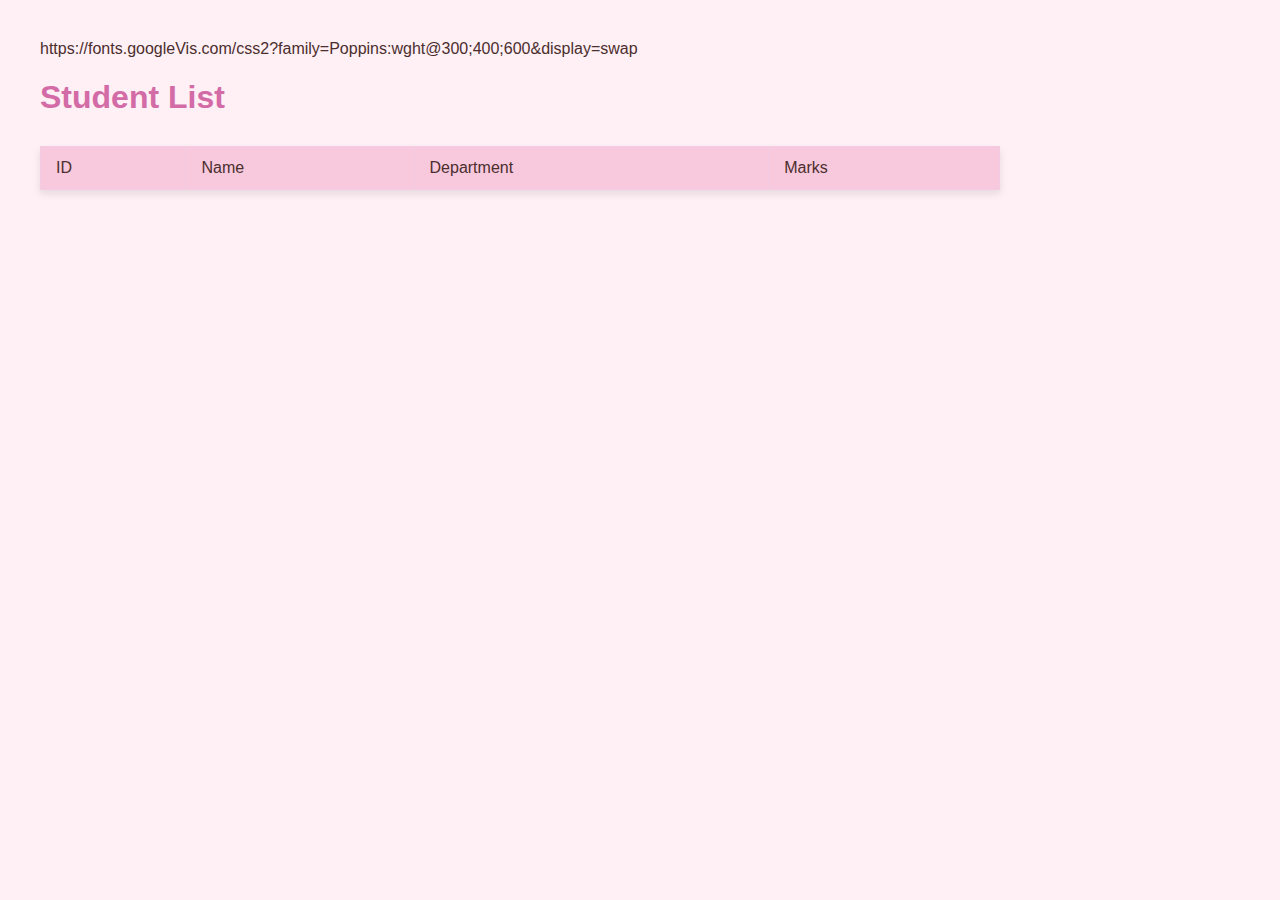
<file: October 9th/Tasks/stud.html>
<!DOCTYPE html>
<html lang="en">
<head>
    <meta charset="UTF-8">
    <title>Student List</title>
    https://fonts.googleVis.com/css2?family=Poppins:wght@300;400;600&display=swap
    <style>
        body {
            font-family: 'Poppins', sans-serif;
            margin: 40px;
            background-color: #fff0f5;
            color: #4b2e2e;
        }

        h1 {
            color: #d36ba6;
            font-weight: 600;
            margin-bottom: 30px;
        }

        table {
            border-collapse: collapse;
            width: 80%;
            background-color: #ffe4f0;
            box-shadow: 0 4px 8px rgba(0,0,0,0.1);
        }

        th, td {
            border: 1px solid #f3cce3;
            padding: 12px 15px;
            text-align: left;
        }

        th {
            background-color: #f8c8dc;
            color: #4b2e2e;
            font-weight: 500;
        }

        tr:nth-child(even) {
            background-color: #fdf1f7;
        }

        tr:hover {
            background-color: #fce0ef;
        }
    </style>
</head>
<body>
    <h1>Student List</h1>
    <table id="studentTable">
        <thead>
            <tr>
                <th>ID</th>
                <th>Name</th>
                <th>Department</th>
                <th>Marks</th>
            </tr>
        </thead>
        <tbody>
            <!-- Data will be inserted here -->
        </tbody>
    </table>

    <script>
        fetch("http://127.0.0.1:8000/students")
            .then(response => response.json())
            .then(data => {
                const tableBody = document.querySelector("#studentTable tbody");
                data.Students.forEach(student => {
                    const row = document.createElement("tr");
                    row.innerHTML = `
                        <td>${student.id}</td>
                        <td>${student.name}</td>
                        <td>${student.department}</td>
                        <td>${student.Marks}</td>
                    `;
                    tableBody.appendChild(row);
                });
            })
            .catch(error => {
                console.error("Error fetching student data:", error);
            });
    </script>
</body>
</html>
</file>
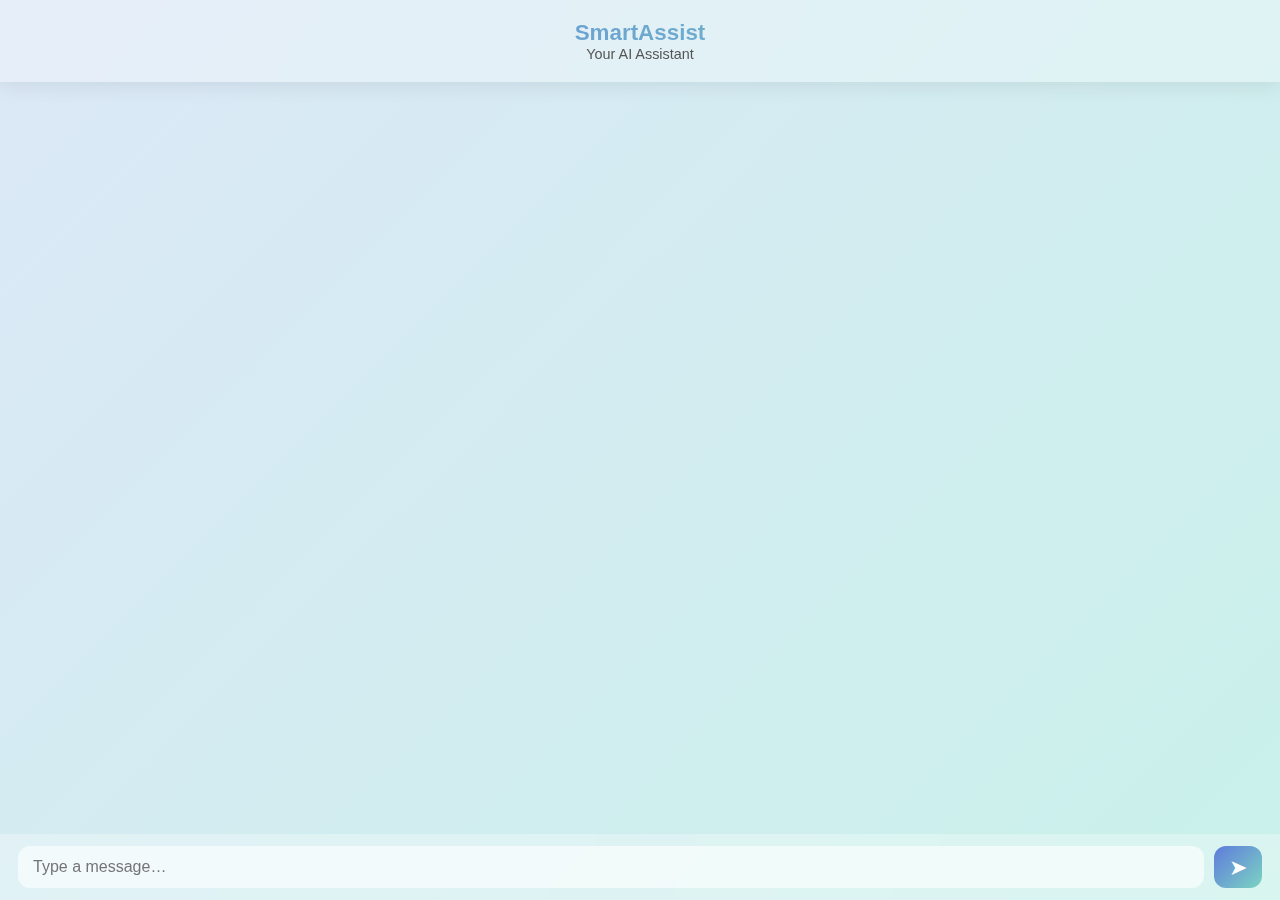
<file: Nov 17th-19th/FinalProject/Frontend/chat.html>
<!DOCTYPE html>
<html lang="en">
<head>
    <meta charset="UTF-8">
    <title>SmartAssist Chat</title>
    <link rel="stylesheet" href="chat.css">
</head>

<body>

<div class="chat-container">

    <div class="chat-header">
        <div class="chat-title">SmartAssist</div>
        <div class="chat-sub">Your AI Assistant</div>
    </div>

    <div class="chat-body" id="chatBody">
        <!-- CHAT MESSAGES WILL SHOW HERE -->
    </div>

    <div class="chat-input-box">
        <input type="text" id="userMsg" placeholder="Type a message…" onkeypress="checkEnter(event)">
        <button onclick="sendMessage()">➤</button>
    </div>

</div>


<script>
function cleanMarkdown(text) {
    if (!text) return "";
    return text
        .replace(/\*\*(.*?)\*\*/g, "$1")   // remove **bold**
        .replace(/\*(.*?)\*/g, "$1")       // remove *italics*
        .replace(/`(.*?)`/g, "$1")         // remove inline code
        .replace(/```[\s\S]*?```/g, "")    // remove code blocks
        .replace(/#+\s/g, "")              // remove headings like ##
        .replace(/>\s?/g, "")              // remove blockquotes
        .trim();
}
// Send message
async function sendMessage() {
    const input = document.getElementById("userMsg");
    const text = input.value.trim();
    if (!text) return;

    addMessage("user", text);
    input.value = "";

    const payload = { query: text };

    try {
        const res = await fetch("http://172.10.2.13:8000/query", {
            method: "POST",
            headers: { "Content-Type": "application/json" },
            body: JSON.stringify(payload)
        });

        const data = await res.json();
        addMessage("agent", cleanMarkdown(data.answer));

    } catch (err) {
        addMessage("agent", "❌ Server not responding");
    }
}

// Add bubble
function addMessage(role, text) {
    const box = document.createElement("div");
    box.classList.add("bubble");
    box.classList.add(role === "user" ? "user-bubble" : "agent-bubble");
    box.innerText = text;

    const chat = document.getElementById("chatBody");
    chat.appendChild(box);

    chat.scrollTop = chat.scrollHeight;
}

// Enter key
function checkEnter(event) {
    if (event.key === "Enter") {
        sendMessage();
    }
}

</script>

</body>
</html>
</file>
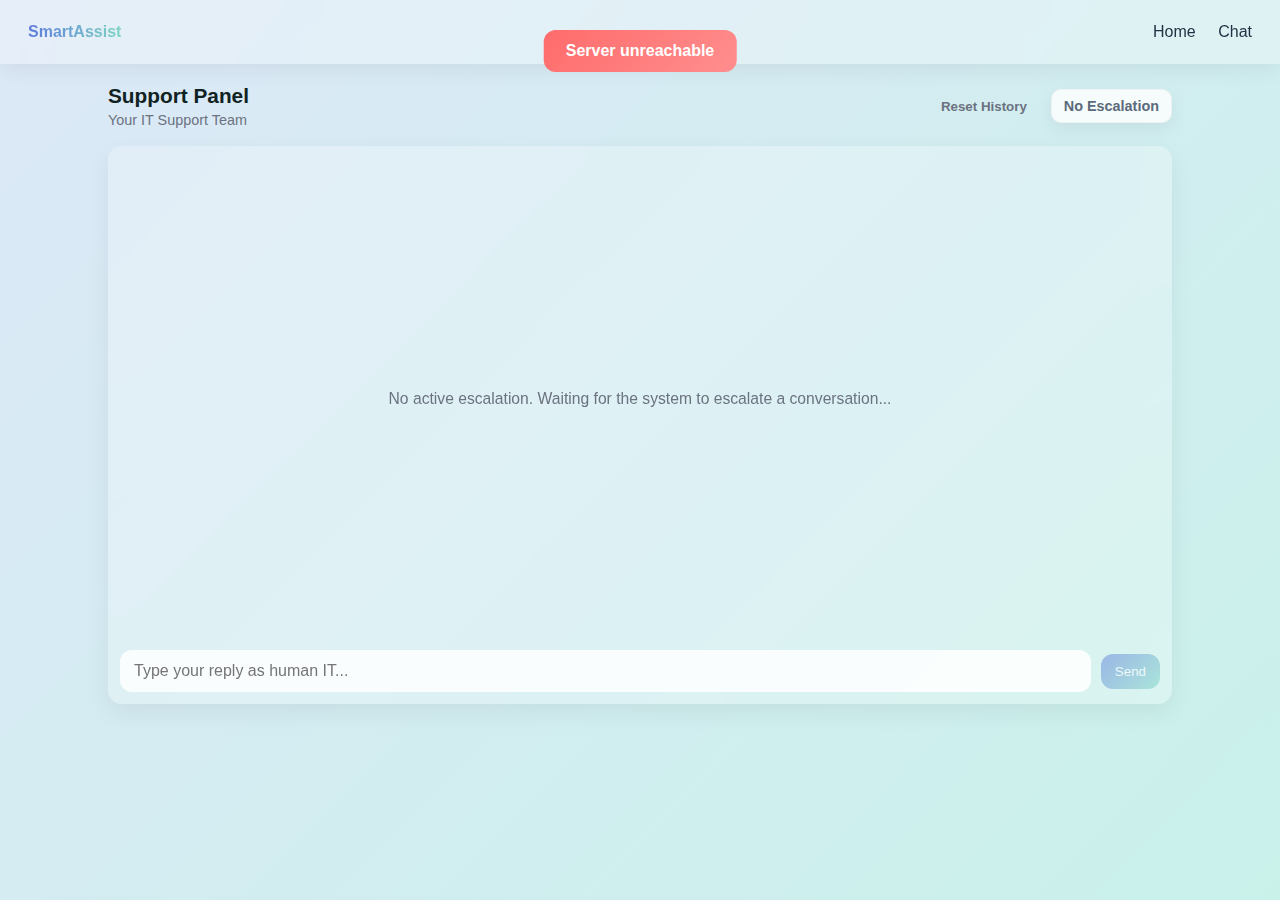
<file: Nov 17th-19th/FinalProject/Frontend/support.html>
<!DOCTYPE html>
<html lang="en">
<head>
    <meta charset="utf-8" />
    <title>SmartAssist — Support Panel</title>
    <meta name="viewport" content="width=device-width, initial-scale=1" />
    <link rel="stylesheet" href="support.css" />
</head>
<body>

<!-- NAV -->
<nav>
    <div class="logo">SmartAssist</div>
    <div>
        <a href="index.html">Home</a>
        <a href="chat.html">Chat</a>
    </div>
</nav>

<!-- TOAST -->
<div id="toast"></div>

<!-- MAIN -->
<div class="support-wrap">

    <header class="support-header">
        <div class="hdr-left">
            <div class="hdr-title">Support Panel</div>
            <div class="hdr-sub">Your IT Support Team</div>
        </div>

        <div class="hdr-actions">
            <button id="resetBtn">Reset History</button>
            <div id="statusBadge" class="status off">No Escalation</div>
        </div>
    </header>

    <main class="support-main">
        <section class="conv-panel">
            <div id="convBody" class="conv-body">
                <div class="empty-note" id="emptyNote">
                    No active escalation. Waiting for the system to escalate a conversation...
                </div>
            </div>

            <footer class="conv-footer">
                <input id="humanInput" type="text" placeholder="Type your reply as human IT..." disabled />
                <button id="sendBtn" class="primary" disabled>Send</button>
            </footer>
        </section>
    </main>

</div>

<script>
/* ---------- CONFIG ---------- */
const API_BASE = "http://172.10.2.13:8000";
const POLL_INTERVAL = 2500;

/* ---------- HELPERS: toast ---------- */
function showToast(msg, type="success"){
    const t = document.getElementById("toast");
    t.innerText = msg;
    if(type === "error"){
        t.style.background = "linear-gradient(135deg, #ff6b6b, #ff8e8e)";
    } else {
        t.style.background = "linear-gradient(135deg, var(--accent1), var(--accent2))";
    }
    t.classList.add("show");
    setTimeout(()=> t.classList.remove("show"), 3000);
}

/* ---------- UI refs ---------- */
const convBody = document.getElementById("convBody");
const emptyNote = document.getElementById("emptyNote");
const statusBadge = document.getElementById("statusBadge");
const humanInput = document.getElementById("humanInput");
const sendBtn = document.getElementById("sendBtn");
const resetBtn = document.getElementById("resetBtn");

let lastHistory = [];      // last fetched history snapshot

/* ---------- Render conversation ---------- */
function renderHistory(history) {
    convBody.innerHTML = ""; // clear
    if (!history || history.length === 0) {
        emptyNote.style.display = "block";
        return;
    }
    emptyNote.style.display = "none";

    history.forEach(msg => {
        const el = document.createElement("div");
        el.classList.add("msg-row");

        const bubble = document.createElement("div");
        bubble.classList.add("bubble");

        if (msg.role === "user") {
            bubble.classList.add("user-bubble");
        } else {
            bubble.classList.add("agent-bubble"); // agent + human both appear here
        }

        bubble.innerText = msg.text;
        el.appendChild(bubble);
        convBody.appendChild(el);
    });

    // auto-scroll
    convBody.scrollTop = convBody.scrollHeight;
}

/* ---------- Polling /check ---------- */
async function fetchCheck() {
    try {
        const r = await fetch(`${API_BASE}/check`);
        if (!r.ok) throw new Error("check failed");
        const j = await r.json();

        if (j.status === true || j.status === "True" || j.status === "true") {
            statusBadge.classList.remove("off");
            statusBadge.classList.add("on");
            statusBadge.innerText = "Escalation Active";

            if (j.history && Array.isArray(j.history)) {
                // Only update if changed
                if (JSON.stringify(lastHistory) !== JSON.stringify(j.history)) {
                    lastHistory = j.history;
                    renderHistory(j.history);
                }
            }

            humanInput.disabled = false;
            sendBtn.disabled = false;

        } else {
            statusBadge.classList.remove("on");
            statusBadge.classList.add("off");
            statusBadge.innerText = "No Escalation";

            humanInput.disabled = true;
            sendBtn.disabled = true;

            lastHistory = [];
            renderHistory([]);
        }
    } catch (err) {
        showToast("Server unreachable", "error");
    }
}

/* ---------- Send human reply ---------- */
async function sendHumanReply() {
    const text = humanInput.value.trim();
    if (!text) return;

    // disable button temporarily
    sendBtn.disabled = true;

    try {
        const r = await fetch(`${API_BASE}/human/reply`, {
            method: "POST",
            headers: {"Content-Type":"application/json"},
            body: JSON.stringify({ reply: text })   // <-- Correct body
        });

        if (!r.ok) {
            showToast("Reply failed", "error");
        } else {
            showToast("Reply sent");
            humanInput.value = "";

            // DO NOT add bubble manually (prevents duplicates)
            // Let polling update the UI
            await fetchCheck();
        }

    } catch (err) {
        showToast("Reply failed", "error");
    }

    sendBtn.disabled = false;
}

/* ---------- Reset history ---------- */
async function resetHistory() {
    if (!confirm("Reset conversation history?")) return;

    try {
        await fetch(`${API_BASE}/reset_history`, { method: "POST" });
        showToast("History cleared");
        lastHistory = [];
        renderHistory([]);
        await fetchCheck();
    } catch (err) {
        showToast("Reset failed", "error");
    }
}

/* ---------- Bind Events ---------- */

// BUTTON CLICK (only once)
sendBtn.addEventListener("click", sendHumanReply);

// ENTER KEY (prevent default so double send doesn’t happen)
humanInput.addEventListener("keydown", (e) => {
    if (e.key === "Enter") {
        e.preventDefault();  // 🔥 STOP double-send
        sendHumanReply();
    }
});

resetBtn.addEventListener("click", resetHistory);

/* ---------- Start Polling ---------- */
fetchCheck();
setInterval(fetchCheck, POLL_INTERVAL);

</script>

</body>
</html>
</file>
<file: Nov 12th/Tasks/style.css>
/* ---------- Base Styling ---------- */
* {
    margin: 0;
    padding: 0;
    box-sizing: border-box;
    font-family: 'Poppins', sans-serif;
}

body {
    background: linear-gradient(135deg, #b3e5fc, #e1bee7);
    min-height: 100vh;
    display: flex;
    align-items: center;
    justify-content: center;
}

/* ---------- Container ---------- */
.container {
    width: 100%;
    max-width: 1100px;
    padding: 20px;
    text-align: center;
    color: #333;
    padding-top: 100px;
}

/* ---------- Navbar ---------- */
nav {
    display: flex;
    justify-content: center;
    margin-bottom: 40px;
}

.logo {
    font-weight: 600;
    font-size: 1.8rem;
    color: #4a148c;
}

/* ---------- Navbar Styling (Updated) ---------- */
.navbar {
  position: fixed;
  top: 0;
  left: 0;
  width: 100%;
  background: rgba(255, 255, 255, 0.35);
  backdrop-filter: blur(10px);
  display: flex;
  justify-content: space-between;
  align-items: center;
  padding: 12px 60px;
  box-shadow: 0 4px 15px rgba(0, 0, 0, 0.1);
  z-index: 100;
}

.nav-logo {
  font-size: 1.5rem;
  font-weight: 600;
  color: #4a148c;
}

.nav-center {
  display: flex;
  gap: 25px;
}

.nav-link {
  color: #4a148c;
  font-weight: 500;
  text-decoration: none;
  transition: color 0.3s;
}

.nav-link:hover {
  color: #7b1fa2;
}

.nav-right a {
  color: #4a148c;
  font-size: 1.4rem;
  margin-left: 15px;
  transition: color 0.3s;
}

.nav-right a:hover {
  color: #7b1fa2;
}

/* ---------- Hero Section ---------- */
.hero h2 {
    font-size: 2rem;
    font-weight: 600;
    margin-bottom: 10px;
}

.hero h2 span {
    color: #7b1fa2;
}

.hero p {
    color: #555;
    margin-bottom: 40px;
}

/* ---------- Cards ---------- */
.card-container {
    display: flex;
    justify-content: center;
    gap: 30px;
    flex-wrap: wrap;
}

.card {
    background: rgba(255, 255, 255, 0.35);
    backdrop-filter: blur(12px);
    border-radius: 20px;
    padding: 30px 25px;
    width: 280px;
    box-shadow: 0 8px 20px rgba(0, 0, 0, 0.15);
    transition: all 0.3s ease;
}

.card:hover {
    transform: translateY(-10px);
    box-shadow: 0 10px 25px rgba(0, 0, 0, 0.2);
}

.card h3 {
    font-size: 1.3rem;
    color: #4a148c;
    margin-bottom: 10px;
}

.card p {
    font-size: 0.95rem;
    color: #444;
    margin-bottom: 20px;
}

/* ---------- Button ---------- */
.btn {
    display: inline-block;
    padding: 10px 25px;
    border-radius: 30px;
    background: linear-gradient(90deg, #7b1fa2, #512da8);
    color: #fff;
    text-decoration: none;
    font-weight: 500;
    transition: all 0.3s ease;
}

.btn:hover {
    background: linear-gradient(90deg, #512da8, #7b1fa2);
    transform: scale(1.05);
}

/* ---------- Footer ---------- */
footer {
    margin-top: 60px;
    font-size: 0.85rem;
    color: #666;
}

/* ---------- Form Section ---------- */
.form-section {
    text-align: center;
    margin-top: 40px;
}

.form-section h2 {
    color: #4a148c;
    font-size: 1.8rem;
    margin-bottom: 10px;
}

.form-section p {
    color: #555;
    margin-bottom: 25px;
}

.form-card {
    background: rgba(255, 255, 255, 0.35);
    backdrop-filter: blur(10px);
    padding: 30px;
    border-radius: 20px;
    width: 90%;
    max-width: 500px;
    margin: 0 auto;
    box-shadow: 0 8px 20px rgba(0, 0, 0, 0.15);
}

.input-group {
    text-align: left;
    margin-bottom: 20px;
}

.input-group label {
    font-weight: 500;
    display: block;
    margin-bottom: 6px;
    color: #4a148c;
}

.input-group input,
.input-group textarea {
    width: 100%;
    padding: 12px 15px;
    border: none;
    border-radius: 12px;
    background: rgba(255, 255, 255, 0.8);
    font-size: 1rem;
    color: #333;
    outline: none;
    transition: box-shadow 0.2s ease;
}

.input-group input:focus,
.input-group textarea:focus {
    box-shadow: 0 0 8px rgba(123, 31, 162, 0.4);
}

/* ---------- Success Message ---------- */
.success {
    margin-top: 20px;
    color: green;
    font-weight: 600;
    font-size: 1rem;
}

.hidden {
    display: none;
}

/* ---------- Back Link ---------- */
.back-link {
    display: inline-block;
    margin-top: 20px;
    text-decoration: none;
    color: #7b1fa2;
    font-weight: 500;
    transition: color 0.3s;
}

.back-link:hover {
    color: #512da8;
}

/* ---------- Extra Styling for Find Collab Page ---------- */
.form-grid {
    display: grid;
    grid-template-columns: 1fr 1fr;
    gap: 20px;
}

@media (max-width: 700px) {
    .form-grid {
        grid-template-columns: 1fr;
    }
}

.form-section-subtitle {
    color: #7b1fa2;
    font-weight: 600;
    font-size: 1.1rem;
    margin-bottom: 10px;
}

.form-card.long-form {
    max-width: 650px;
    overflow-y: auto;
    max-height: 80vh;
    padding-right: 20px;
}

.form-card.long-form::-webkit-scrollbar {
    width: 6px;
}
.form-card.long-form::-webkit-scrollbar-thumb {
    background-color: rgba(123, 31, 162, 0.4);
    border-radius: 10px;
}
.form-card.long-form::-webkit-scrollbar-thumb:hover {
    background-color: rgba(81, 45, 168, 0.6);
}

/* ---------- About & Contact Sections ---------- */
.about,
.contact {
  margin-top: 80px;
  background: rgba(255, 255, 255, 0.35);
  backdrop-filter: blur(10px);
  border-radius: 20px;
  padding: 40px 30px;
  max-width: 800px;
  margin-left: auto;
  margin-right: auto;
  box-shadow: 0 8px 20px rgba(0, 0, 0, 0.15);
}

.about h2,
.contact h2 {
  color: #4a148c;
  margin-bottom: 15px;
}

.about p,
.contact p {
  color: #444;
  line-height: 1.6;
}

/* ---------- About Us Enhancement ---------- */

/* Section Divider */
.about h2::after {
  content: "";
  display: block;
  width: 80px;
  height: 4px;
  margin: 10px auto 25px;
  border-radius: 4px;
  background: linear-gradient(90deg, #7b1fa2, #512da8);
}

/* Core Values */
.core-values {
  display: flex;
  justify-content: center;
  flex-wrap: wrap;
  gap: 25px;
  margin: 40px 0;
}

.value-card {
  background: rgba(255, 255, 255, 0.35);
  backdrop-filter: blur(10px);
  border-radius: 16px;
  padding: 25px 20px;
  width: 220px;
  text-align: center;
  box-shadow: 0 8px 20px rgba(0, 0, 0, 0.1);
  transition: all 0.3s ease;
}

.value-card:hover {
  transform: translateY(-8px);
  box-shadow: 0 10px 25px rgba(123, 31, 162, 0.3);
}

.value-card h3 {
  color: #4a148c;
  margin: 10px 0 6px;
  font-size: 1.1rem;
}

.value-card p {
  color: #444;
  font-size: 0.95rem;
}

/* How It Works */
.how-it-works {
  margin: 40px 0;
  text-align: left;
}

.how-it-works h3 {
  color: #4a148c;
  margin-bottom: 15px;
  text-align: center;
}

.how-it-works ol {
  list-style: none;
  counter-reset: step;
  padding-left: 0;
  max-width: 600px;
  margin: 0 auto;
}

.how-it-works li {
  position: relative;
  margin-bottom: 15px;
  padding-left: 30px;
  font-size: 1rem;
  color: #333;
}

.how-it-works li::before {
  content: counter(step);
  counter-increment: step;
  position: absolute;
  left: 0;
  top: 0;
  background: linear-gradient(90deg, #7b1fa2, #512da8);
  color: #fff;
  border-radius: 50%;
  width: 22px;
  height: 22px;
  text-align: center;
  line-height: 22px;
  font-size: 0.85rem;
}

/* Why Choose Us */
.why-choose {
  text-align: center;
  margin-top: 50px;
}

.why-choose h3 {
  color: #4a148c;
  margin-bottom: 25px;
}

.features-grid {
  display: grid;
  grid-template-columns: repeat(auto-fit, minmax(180px, 1fr));
  gap: 20px;
  max-width: 700px;
  margin: 0 auto;
}

.feature-card {
  background: rgba(255, 255, 255, 0.35);
  backdrop-filter: blur(10px);
  padding: 20px;
  border-radius: 14px;
  color: #4a148c;
  font-weight: 600;
  box-shadow: 0 6px 16px rgba(0, 0, 0, 0.1);
  transition: all 0.3s ease;
}

.feature-card:hover {
  background: linear-gradient(90deg, #7b1fa2, #512da8);
  color: #fff;
  transform: translateY(-6px);
  box-shadow: 0 8px 20px rgba(123, 31, 162, 0.3);
}

/* Animation */
.value-card, .feature-card {
  opacity: 0;
  transform: translateY(30px);
  transition: opacity 1s ease, transform 1s ease;
}

.visible .value-card,
.visible .feature-card {
  opacity: 1;
  transform: translateY(0);
}
</file>
<file: Nov 14th/Project/style.css>
/* ---------- Base Styling ---------- */
* {
    margin: 0;
    padding: 0;
    box-sizing: border-box;
    font-family: 'Poppins', sans-serif;
}

body {
    background: linear-gradient(135deg, #b3e5fc, #e1bee7);
    min-height: 100vh;
    display: flex;
    align-items: center;
    justify-content: center;
}

/* ---------- Container ---------- */
.container {
    width: 100%;
    max-width: 1100px;
    padding: 20px;
    text-align: center;
    color: #333;
    padding-top: 100px;
}

/* ---------- Navbar ---------- */
nav {
    display: flex;
    justify-content: center;
    margin-bottom: 40px;
}

.logo {
    font-weight: 600;
    font-size: 1.8rem;
    color: #4a148c;
}

/* ---------- Navbar Styling (Updated) ---------- */
.navbar {
  position: fixed;
  top: 0;
  left: 0;
  width: 100%;
  background: rgba(255, 255, 255, 0.35);
  backdrop-filter: blur(10px);
  display: flex;
  justify-content: space-between;
  align-items: center;
  padding: 12px 60px;
  box-shadow: 0 4px 15px rgba(0, 0, 0, 0.1);
  z-index: 100;
}

.nav-logo {
  font-size: 1.5rem;
  font-weight: 600;
  color: #4a148c;
}

.nav-center {
  display: flex;
  gap: 25px;
}

.nav-link {
  color: #4a148c;
  font-weight: 500;
  text-decoration: none;
  transition: color 0.3s;
}

.nav-link:hover {
  color: #7b1fa2;
}

.nav-right a {
  color: #4a148c;
  font-size: 1.4rem;
  margin-left: 15px;
  transition: color 0.3s;
}

.nav-right a:hover {
  color: #7b1fa2;
}

/* ---------- Hero Section ---------- */
.hero h2 {
    font-size: 2rem;
    font-weight: 600;
    margin-bottom: 10px;
}

.hero h2 span {
    color: #7b1fa2;
}

.hero p {
    color: #555;
    margin-bottom: 40px;
}

/* ---------- Cards ---------- */
.card-container {
    display: flex;
    justify-content: center;
    gap: 30px;
    flex-wrap: wrap;
}

.card {
    background: rgba(255, 255, 255, 0.35);
    backdrop-filter: blur(12px);
    border-radius: 20px;
    padding: 30px 25px;
    width: 280px;
    box-shadow: 0 8px 20px rgba(0, 0, 0, 0.15);
    transition: all 0.3s ease;
}

.card:hover {
    transform: translateY(-10px);
    box-shadow: 0 10px 25px rgba(0, 0, 0, 0.2);
}

.card h3 {
    font-size: 1.3rem;
    color: #4a148c;
    margin-bottom: 10px;
}

.card p {
    font-size: 0.95rem;
    color: #444;
    margin-bottom: 20px;
}

/* ---------- Button ---------- */
.btn {
    display: inline-block;
    padding: 10px 25px;
    border-radius: 30px;
    background: linear-gradient(90deg, #7b1fa2, #512da8);
    color: #fff;
    text-decoration: none;
    font-weight: 500;
    transition: all 0.3s ease;
}

.btn:hover {
    background: linear-gradient(90deg, #512da8, #7b1fa2);
    transform: scale(1.05);
}

/* ---------- Footer ---------- */
footer {
    margin-top: 60px;
    font-size: 0.85rem;
    color: #666;
}

/* ---------- Form Section ---------- */
.form-section {
    text-align: center;
    margin-top: 40px;
}

.form-section h2 {
    color: #4a148c;
    font-size: 1.8rem;
    margin-bottom: 10px;
}

.form-section p {
    color: #555;
    margin-bottom: 25px;
}

.form-card {
    background: rgba(255, 255, 255, 0.35);
    backdrop-filter: blur(10px);
    padding: 30px;
    border-radius: 20px;
    width: 90%;
    max-width: 500px;
    margin: 0 auto;
    box-shadow: 0 8px 20px rgba(0, 0, 0, 0.15);
}

.input-group {
    text-align: left;
    margin-bottom: 20px;
}

.input-group label {
    font-weight: 500;
    display: block;
    margin-bottom: 6px;
    color: #4a148c;
}

.input-group input,
.input-group textarea {
    width: 100%;
    padding: 12px 15px;
    border: none;
    border-radius: 12px;
    background: rgba(255, 255, 255, 0.8);
    font-size: 1rem;
    color: #333;
    outline: none;
    transition: box-shadow 0.2s ease;
}

.input-group input:focus,
.input-group textarea:focus {
    box-shadow: 0 0 8px rgba(123, 31, 162, 0.4);
}

/* ---------- Success Message ---------- */
.success {
    margin-top: 20px;
    color: green;
    font-weight: 600;
    font-size: 1rem;
}

.hidden {
    display: none;
}

/* ---------- Back Link ---------- */
.back-link {
    display: inline-block;
    margin-top: 20px;
    text-decoration: none;
    color: #7b1fa2;
    font-weight: 500;
    transition: color 0.3s;
}

.back-link:hover {
    color: #512da8;
}

/* ---------- Extra Styling for Find Collab Page ---------- */
.form-grid {
    display: grid;
    grid-template-columns: 1fr 1fr;
    gap: 20px;
}

@media (max-width: 700px) {
    .form-grid {
        grid-template-columns: 1fr;
    }
}

.form-section-subtitle {
    color: #7b1fa2;
    font-weight: 600;
    font-size: 1.1rem;
    margin-bottom: 10px;
}

.form-card.long-form {
    max-width: 650px;
    overflow-y: auto;
    max-height: 80vh;
    padding-right: 20px;
}

.form-card.long-form::-webkit-scrollbar {
    width: 6px;
}
.form-card.long-form::-webkit-scrollbar-thumb {
    background-color: rgba(123, 31, 162, 0.4);
    border-radius: 10px;
}
.form-card.long-form::-webkit-scrollbar-thumb:hover {
    background-color: rgba(81, 45, 168, 0.6);
}

/* ---------- About & Contact Sections ---------- */
.about,
.contact {
  margin-top: 80px;
  background: rgba(255, 255, 255, 0.35);
  backdrop-filter: blur(10px);
  border-radius: 20px;
  padding: 40px 30px;
  max-width: 800px;
  margin-left: auto;
  margin-right: auto;
  box-shadow: 0 8px 20px rgba(0, 0, 0, 0.15);
}

.about h2,
.contact h2 {
  color: #4a148c;
  margin-bottom: 15px;
}

.about p,
.contact p {
  color: #444;
  line-height: 1.6;
}

/* ---------- About Us Enhancement ---------- */

/* Section Divider */
.about h2::after {
  content: "";
  display: block;
  width: 80px;
  height: 4px;
  margin: 10px auto 25px;
  border-radius: 4px;
  background: linear-gradient(90deg, #7b1fa2, #512da8);
}

/* Core Values */
.core-values {
  display: flex;
  justify-content: center;
  flex-wrap: wrap;
  gap: 25px;
  margin: 40px 0;
}

.value-card {
  background: rgba(255, 255, 255, 0.35);
  backdrop-filter: blur(10px);
  border-radius: 16px;
  padding: 25px 20px;
  width: 220px;
  text-align: center;
  box-shadow: 0 8px 20px rgba(0, 0, 0, 0.1);
  transition: all 0.3s ease;
}

.value-card:hover {
  transform: translateY(-8px);
  box-shadow: 0 10px 25px rgba(123, 31, 162, 0.3);
}

.value-card h3 {
  color: #4a148c;
  margin: 10px 0 6px;
  font-size: 1.1rem;
}

.value-card p {
  color: #444;
  font-size: 0.95rem;
}

/* How It Works */
.how-it-works {
  margin: 40px 0;
  text-align: left;
}

.how-it-works h3 {
  color: #4a148c;
  margin-bottom: 15px;
  text-align: center;
}

.how-it-works ol {
  list-style: none;
  counter-reset: step;
  padding-left: 0;
  max-width: 600px;
  margin: 0 auto;
}

.how-it-works li {
  position: relative;
  margin-bottom: 15px;
  padding-left: 30px;
  font-size: 1rem;
  color: #333;
}

.how-it-works li::before {
  content: counter(step);
  counter-increment: step;
  position: absolute;
  left: 0;
  top: 0;
  background: linear-gradient(90deg, #7b1fa2, #512da8);
  color: #fff;
  border-radius: 50%;
  width: 22px;
  height: 22px;
  text-align: center;
  line-height: 22px;
  font-size: 0.85rem;
}

/* Why Choose Us */
.why-choose {
  text-align: center;
  margin-top: 50px;
}

.why-choose h3 {
  color: #4a148c;
  margin-bottom: 25px;
}

.features-grid {
  display: grid;
  grid-template-columns: repeat(auto-fit, minmax(180px, 1fr));
  gap: 20px;
  max-width: 700px;
  margin: 0 auto;
}

.feature-card {
  background: rgba(255, 255, 255, 0.35);
  backdrop-filter: blur(10px);
  padding: 20px;
  border-radius: 14px;
  color: #4a148c;
  font-weight: 600;
  box-shadow: 0 6px 16px rgba(0, 0, 0, 0.1);
  transition: all 0.3s ease;
}

.feature-card:hover {
  background: linear-gradient(90deg, #7b1fa2, #512da8);
  color: #fff;
  transform: translateY(-6px);
  box-shadow: 0 8px 20px rgba(123, 31, 162, 0.3);
}

/* Animation */
.value-card, .feature-card {
  opacity: 0;
  transform: translateY(30px);
  transition: opacity 1s ease, transform 1s ease;
}

.visible .value-card,
.visible .feature-card {
  opacity: 1;
  transform: translateY(0);
}
/* ---------- Loading Overlay ---------- */
#loadingOverlay {
  position: fixed;
  top: 0;
  left: 0;
  width: 100%;
  height: 100%;
  background: rgba(255,255,255,0.4);
  backdrop-filter: blur(5px);
  display: none;
  justify-content: center;
  align-items: center;
  z-index: 9999;
}

.spinner {
  width: 55px;
  height: 55px;
  border: 5px solid rgba(123,31,162,0.3);
  border-top-color: #7b1fa2;
  border-radius: 50%;
  animation: spin 0.9s linear infinite;
}

@keyframes spin {
  to { transform: rotate(360deg); }
}
/* ===== Creator Results Grid ===== */
#results {
  display: grid;
  grid-template-columns: repeat(auto-fit, minmax(260px, 1fr));
  gap: 20px;
  margin-top: 30px;
}
/* Hover effect for creator result cards */
#results .form-card {
  transition: all 0.3s ease;
}

#results .form-card:hover {
  transform: translateY(-8px);
  box-shadow: 0 12px 28px rgba(123, 31, 162, 0.25);
}
</file>
<file: Nov 17th-19th/FinalProject/Frontend/styles.css>
/* ---------------- GLOBAL STYLES ---------------- */
body {
    margin: 0;
    font-family: "Poppins", sans-serif;
    background: linear-gradient(135deg, #dce8f7, #c9f1ea, #e8f3ff);
    background-size: 200% 200%;
    animation: gradientFlow 10s infinite alternate;
    overflow-x: hidden;
}

@keyframes gradientFlow {
    0% { background-position: 0% 50%; }
    100% { background-position: 100% 50%; }
}

h1, h2, h3, h4, p {
    margin: 0;
    padding: 0;
}

:root {
    --glass-bg: rgba(255, 255, 255, 0.25);
    --glass-blur: blur(14px);
    --radius: 18px;
    --accent1: #5e7bdc;   /* Blue accent */
    --accent2: #7cd4c2;   /* Teal accent */
    --soft-shadow: 0 8px 25px rgba(0,0,0,0.08);
}


/* ---------------- NAVBAR ---------------- */
nav {
    width: 100%;
    position: fixed;
    top: 0;
    backdrop-filter: blur(12px);
    background: rgba(255, 255, 255, 0.3);
    box-shadow: var(--soft-shadow);
    padding: 14px 40px;
    z-index: 100;
    display: flex;
    justify-content: space-between;
    align-items: center;
}

nav .logo {
    font-size: 1.5rem;
    font-weight: 700;
    letter-spacing: 1px;
    background: linear-gradient(90deg, var(--accent1), var(--accent2));
    -webkit-background-clip: text;
    color: transparent;
}

nav a {
    margin-left: 30px;
    font-size: 1rem;
    text-decoration: none;
    color: #444;
    transition: 0.2s;
}

nav a:hover {
    color: var(--accent1);
}


/* ---------------- HERO SECTION ---------------- */
.hero {
    height: 100vh;
    display: flex;
    flex-direction: column;
    justify-content: center;
    align-items: center;
    padding-top: 80px;
    text-align: center;
}

.title {
    font-size: 4rem;
    font-weight: 700;
    background: linear-gradient(90deg, var(--accent1), var(--accent2));
    -webkit-background-clip: text;
    color: transparent;
}

.tagline {
    font-size: 1.2rem;
    margin-top: 10px;
    color: #444;
    letter-spacing: 0.5px;
}

.btn-main {
    margin-top: 40px;
    padding: 14px 40px;
    background: linear-gradient(135deg, var(--accent1), var(--accent2));
    color: white;
    font-size: 1.1rem;
    border-radius: var(--radius);
    cursor: pointer;
    border: none;
    box-shadow: 0 6px 20px rgba(94, 123, 220, 0.3);
    transition: 0.25s;
}

.btn-main:hover {
    transform: translateY(-4px);
    box-shadow: 0 10px 30px rgba(94, 123, 220, 0.4);
}


/* ---------------- UPLOAD SECTION ---------------- */
.upload-section {
    min-height: 90vh;
    padding: 120px 20px;
    display: flex;
    justify-content: center;
}

.upload-box {
    width: 70%;
    padding: 50px;
    border-radius: var(--radius);
    background: var(--glass-bg);
    backdrop-filter: var(--glass-blur);
    box-shadow: var(--soft-shadow);
    text-align: center;
}

.upload-box h2 {
    margin-bottom: 20px;
    font-size: 2rem;
    color: #2d3e5f;
}

.file-input {
    margin: 20px 0;
    padding: 20px;
    border: 2px dashed var(--accent1);
    border-radius: var(--radius);
    background: rgba(255,255,255,0.4);
    width: 100%;
}

.file-input:hover {
    background: rgba(255,255,255,0.6);
}

#submitBtn {
    margin-top: 25px;
    padding: 12px 35px;
    border: none;
    background: linear-gradient(135deg, var(--accent1), var(--accent2));
    border-radius: var(--radius);
    color: white;
    font-size: 1.1rem;
    cursor: pointer;
    transition: 0.25s;
}

#submitBtn:hover {
    transform: translateY(-4px);
    box-shadow: 0 10px 25px rgba(94, 123, 220, 0.4);
}


/* ---------------- LOADING ---------------- */
.loader {
    display: none;
    margin-top: 25px;
}

.loader:after {
    content: " ";
    display: block;
    width: 28px;
    height: 28px;
    border-radius: 50%;
    border: 3px solid var(--accent1);
    border-color: var(--accent1) transparent var(--accent1) transparent;
    animation: spin 1.2s linear infinite;
}

@keyframes spin {
    0% { transform: rotate(0deg); }
    100% { transform: rotate(360deg); }
}

.response {
    margin-top: 20px;
    font-size: 1rem;
    color:#333;
}
/* ---------------- BLUR OVERLAY ---------------- */
#blurOverlay {
    position: fixed;
    top: 0;
    left: 0;
    width: 100%;
    height: 100%;
    backdrop-filter: blur(10px);
    background: rgba(0, 0, 0, 0.15);
    display: none;
    align-items: center;
    justify-content: center;
    z-index: 2000;
}
/* ---------------- TOAST ---------------- */
#toast {
    position: fixed;
    top: -60px;
    left: 50%;
    transform: translateX(-50%);
    padding: 14px 30px;
    background: linear-gradient(135deg, var(--accent1), var(--accent2));
    color: white;
    font-size: 1rem;
    border-radius: 10px;
    box-shadow: 0 6px 20px rgba(0,0,0,0.15);
    transition: 0.4s ease-in-out;
    z-index: 3000;
    opacity: 0;
}
#toast.show {
    top: 30px;
    opacity: 1;
}
</file>
<file: Nov 17th-19th/FinalProject/Frontend/chat.css>
body {
    margin: 0;
    font-family: "Poppins", sans-serif;
    background: linear-gradient(135deg, #dce8f7, #c9f1ea, #e8f3ff);
    background-size: 200% 200%;
    animation: bg 10s infinite alternate;
}

@keyframes bg {
    0% { background-position: 0% 50%; }
    100% { background-position: 100% 50%; }
}

.chat-container {
    width: 100%;
    height: 100vh;
    display: flex;
    flex-direction: column;
}

.chat-header {
    padding: 20px;
    backdrop-filter: blur(10px);
    background: rgba(255,255,255,0.3);
    box-shadow: 0 4px 20px rgba(0,0,0,0.08);
    text-align: center;
}

.chat-title {
    font-size: 1.4rem;
    font-weight: 700;
    background: linear-gradient(90deg, #5e7bdc, #7cd4c2);
    -webkit-background-clip: text;
    color: transparent;
}
.chat-sub {
    color: #555;
    font-size: 0.9rem;
}

.chat-body {
    flex: 1;
    overflow-y: auto;
    padding: 20px;
    display: flex;
    flex-direction: column;
    gap: 12px;
}

.bubble {
    max-width: 70%;
    padding: 12px 16px;
    border-radius: 16px;
    font-size: 0.95rem;
    line-height: 1.4;
    animation: fade 0.3s ease;
}

@keyframes fade {
    from { opacity: 0; transform: translateY(5px); }
    to { opacity: 1; transform: translateY(0); }
}

.user-bubble {
    align-self: flex-end;
    background: #5e7bdc;
    color: white;
    border-bottom-right-radius: 4px;
    box-shadow: 0 6px 18px rgba(94, 123, 220, 0.4);
}

.agent-bubble {
    align-self: flex-start;
    background: rgba(255,255,255,0.5);
    backdrop-filter: blur(10px);
    border: 1.5px solid rgba(255,255,255,0.6);
    color: #333;
    border-bottom-left-radius: 4px;
    box-shadow: 0 6px 18px rgba(0,0,0,0.1);
}

.chat-input-box {
    display: flex;
    padding: 12px 18px;
    backdrop-filter: blur(10px);
    background: rgba(255,255,255,0.3);
}

.chat-input-box input {
    flex: 1;
    padding: 12px 15px;
    font-size: 1rem;
    border-radius: 12px;
    border: none;
    outline: none;
    background: rgba(255,255,255,0.6);
}

.chat-input-box button {
    margin-left: 10px;
    padding: 0 15px;
    font-size: 1.4rem;
    background: linear-gradient(135deg, #5e7bdc, #7cd4c2);
    border: none;
    color: white;
    border-radius: 12px;
    cursor: pointer;
    transition: 0.2s;
}

.chat-input-box button:hover {
    transform: scale(1.1);
}
</file>
<file: Nov 17th-19th/FinalProject/Frontend/support.css>
:root{
    --glass-bg: rgba(255,255,255,0.25);
    --glass-blur: blur(12px);
    --radius: 14px;
    --accent1: #5e7bdc;
    --accent2: #7cd4c2;
    --muted: #6b7280;
}

/* ---------- Global ---------- */
* { box-sizing: border-box; }
body {
    margin: 0;
    font-family: "Poppins", sans-serif;
    background: linear-gradient(135deg, #dce8f7, #c9f1ea, #e8f3ff);
    background-size: 200% 200%;
    height: 100vh;
    color: #223;
    -webkit-font-smoothing: antialiased;
}

/* ---------- nav ---------- */
nav{
    position: fixed;
    top: 0;
    left: 0;
    right: 0;
    height: 64px;
    display: flex;
    align-items: center;
    justify-content: space-between;
    padding: 12px 28px;
    backdrop-filter: blur(10px);
    background: rgba(255,255,255,0.28);
    box-shadow: 0 6px 20px rgba(0,0,0,0.06);
    z-index: 50;
}
nav .logo {
    font-weight: 700;
    background: linear-gradient(90deg, var(--accent1), var(--accent2));
    -webkit-background-clip: text;
    color: transparent;
}
nav a { margin-left: 18px; color: #234; text-decoration: none; font-weight: 500; }

/* ---------- wrapper ---------- */
.support-wrap {
    padding-top: 84px;
    max-width: 1100px;
    margin: 0 auto;
    padding-left: 18px;
    padding-right: 18px;
}

/* ---------- header ---------- */
.support-header {
    display: flex;
    justify-content: space-between;
    align-items: center;
    margin-bottom: 18px;
}
.hdr-title { font-size: 1.3rem; font-weight: 700; color: #122; }
.hdr-sub { color: var(--muted); font-size: 0.9rem; margin-top: 4px; }

/* actions */
.hdr-actions { display:flex; gap:12px; align-items:center; }
.status {
    padding: 8px 12px;
    border-radius: 10px;
    font-weight: 600;
    font-size: 0.9rem;
    box-shadow: 0 6px 18px rgba(0,0,0,0.06);
}
.status.off { background: rgba(255,255,255,0.8); color: #5b6b7b; border: 1px solid rgba(0,0,0,0.04); }
.status.on { background: linear-gradient(90deg, #e7fff4, #d7f7ff); color: #236; border: 1px solid rgba(0,0,0,0.04); }

/* reset button */
#resetBtn {
    padding: 8px 12px;
    border-radius: 10px;
    border: none;
    background: transparent;
    cursor: pointer;
    font-weight: 600;
    color: var(--muted);
    box-shadow: none;
}
#resetBtn:hover { color: var(--accent1); transform: translateY(-2px); transition: .18s; }

/* ---------- main ---------- */
.support-main { display:flex; gap: 18px; }

/* conversation panel */
.conv-panel {
    flex: 1;
    min-height: 62vh;
    border-radius: 14px;
    padding: 12px;
    background: var(--glass-bg);
    backdrop-filter: var(--glass-blur);
    box-shadow: 0 8px 25px rgba(0,0,0,0.06);
    display: flex;
    flex-direction: column;
}

/* conv body */
.conv-body {
    flex: 1;
    padding: 18px;
    overflow-y: auto;
    display: flex;
    flex-direction: column;
    gap: 12px;
}

/* empty note */
.empty-note {
    margin: auto;
    color: var(--muted);
    text-align: center;
    font-size: 0.98rem;
    max-width: 560px;
}

/* message row and bubbles */
.msg-row { display:flex; width:100%; }
.bubble {
    max-width: 72%;
    padding: 12px 14px;
    border-radius: 14px;
    font-size: 0.96rem;
    line-height: 1.4;
    box-shadow: 0 6px 16px rgba(0,0,0,0.06);
}

/* user on left */
.user-bubble {
    align-self: flex-start;
    background: white;
    color: #1f2b3a;
    border: 1px solid rgba(0,0,0,0.04);
    border-bottom-left-radius: 4px;
}

/* agent/human on right */
.agent-bubble {
    align-self: flex-end;
    margin-left: auto;
    background: linear-gradient(135deg, var(--accent1), var(--accent2));
    color: white;
    border-bottom-right-radius: 4px;
}

/* conv footer (reply box) */
.conv-footer {
    display:flex;
    gap: 10px;
    padding-top: 10px;
    align-items: center;
}
.conv-footer input[type="text"]{
    flex: 1;
    padding: 12px 14px;
    border-radius: 12px;
    border: none;
    outline: none;
    background: rgba(255,255,255,0.85);
    font-size: 1rem;
}
.conv-footer button.primary {
    padding: 10px 14px;
    border-radius: 12px;
    background: linear-gradient(135deg, var(--accent1), var(--accent2));
    color: white;
    border: none;
    cursor: pointer;
}
.conv-footer button.primary:disabled { opacity: 0.5; cursor: not-allowed; transform: none; }

/* toast */
#toast {
    position: fixed;
    left: 50%;
    transform: translateX(-50%);
    top: -80px;
    padding: 12px 22px;
    border-radius: 12px;
    color: white;
    font-weight: 600;
    z-index: 9999;
    transition: top .32s ease, opacity .32s ease;
    opacity: 0;
}
#toast.show { top: 30px; opacity: 1; }

/* responsive */
@media (max-width: 720px) {
    .support-wrap { padding-left: 12px; padding-right: 12px; }
    .hdr-actions { gap: 8px; }
    .conv-panel { min-height: 56vh; }
}
</file>
